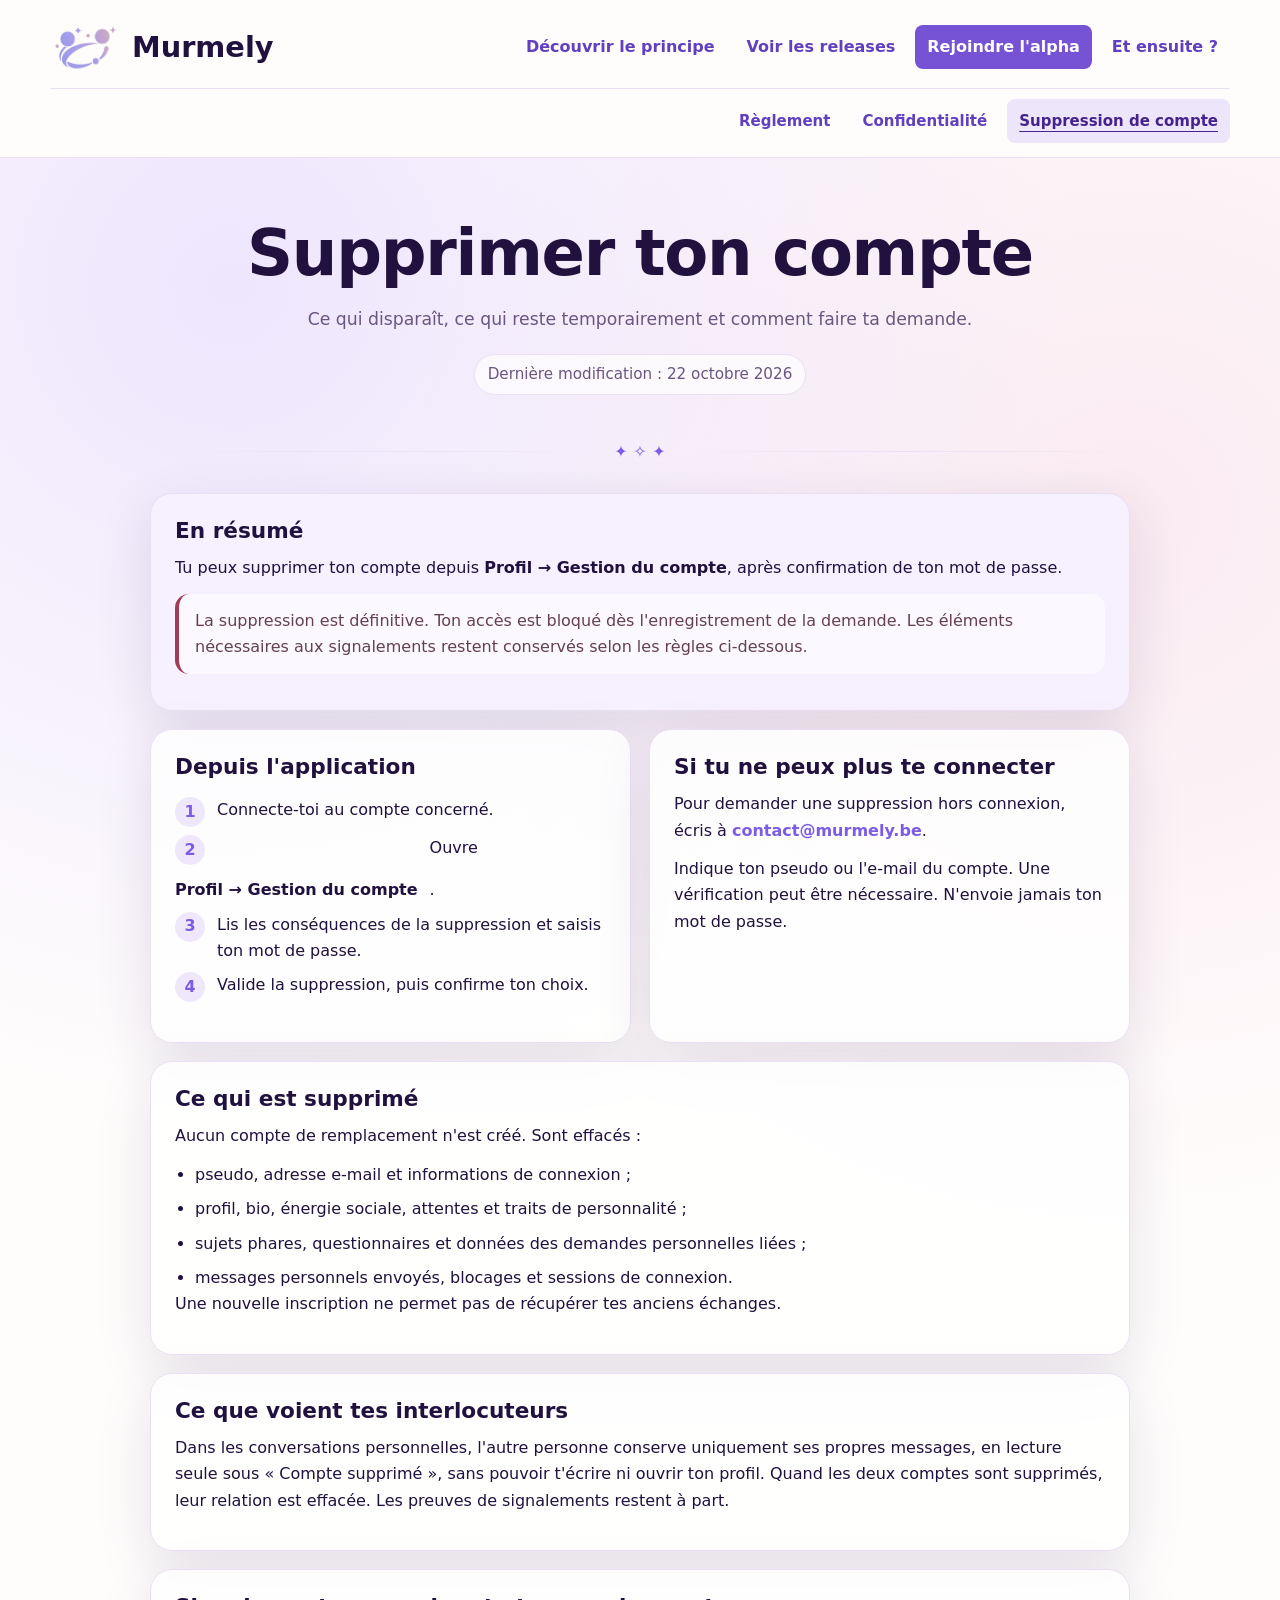
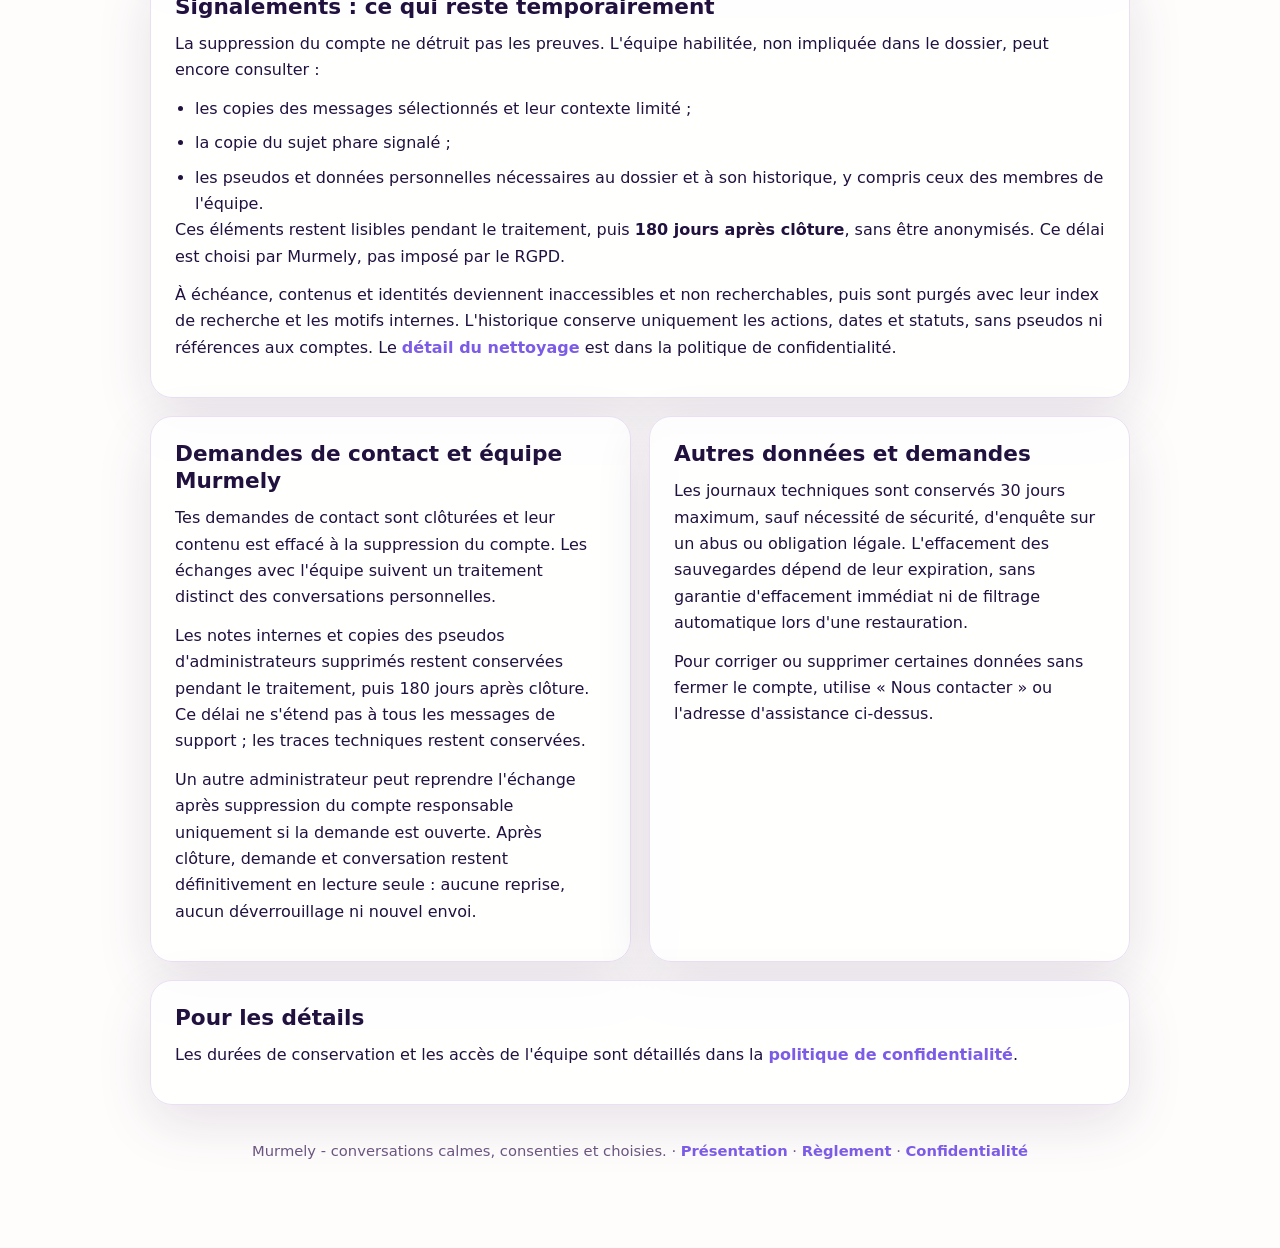
<file: account-deletion.html>
<!doctype html>
<html lang="fr">
<head>
  <meta charset="utf-8">
  <meta name="viewport" content="width=device-width, initial-scale=1">
  <title>Murmely</title>
  <link rel="canonical" href="https://murmely.be/account-deletion.html">
  <meta name="description" content="Supprimer ton compte Murmely : le parcours, les données effacées, les éléments conservés temporairement et l'assistance hors connexion.">
  <style>
    :root {
      color-scheme: light;
      --background: #fffdfc;
      --surface: #f6f0ff;
      --surface-strong: #efe7fb;
      --ink: #21113f;
      --muted: #6b5680;
      --accent: #7c5ce6;
      --line: #eadff4;
      --danger: #a23b54;
      --white: #ffffff;
      --shadow: 0 18px 55px rgba(52, 28, 86, 0.12);
    }

    * {
      box-sizing: border-box;
    }

    body {
      margin: 0;
      background:
        radial-gradient(circle at 18% 10%, rgba(217, 201, 255, 0.45), transparent 30%),
        radial-gradient(circle at 88% 18%, rgba(246, 221, 234, 0.58), transparent 28%),
        var(--background);
      color: var(--ink);
      font-family: Inter, ui-sans-serif, system-ui, -apple-system, BlinkMacSystemFont, "Segoe UI", sans-serif;
      line-height: 1.65;
    }

    .page {
      width: min(980px, calc(100% - 32px));
      margin: 0 auto;
      padding: 44px 0 72px;
    }

    .hero {
      text-align: center;
      padding: 34px 22px 24px;
    }

    h1 {
      margin: 0;
      font-size: clamp(2.1rem, 5vw, 4rem);
      line-height: 1.05;
      letter-spacing: -0.02em;
    }

    .subtitle {
      max-width: 720px;
      margin: 18px auto 0;
      color: var(--muted);
      font-size: 1.08rem;
    }

    .meta {
      display: flex;
      flex-wrap: wrap;
      justify-content: center;
      gap: 10px;
      margin-top: 20px;
      color: var(--muted);
      font-size: 0.95rem;
    }

    .pill {
      border: 1px solid var(--line);
      background: rgba(255, 255, 255, 0.72);
      border-radius: 999px;
      padding: 7px 13px;
    }

    .button {
      display: inline-flex;
      align-items: center;
      justify-content: center;
      min-height: 44px;
      padding: 10px 16px;
      border-radius: 999px;
      border: 1px solid var(--line);
      background: var(--white);
      color: var(--accent);
      font-weight: 800;
      text-decoration: none;
      box-shadow: 0 10px 24px rgba(52, 28, 86, 0.08);
    }

    .button:hover,
    .button:focus-visible {
      text-decoration: none;
      border-color: var(--accent);
      outline: 3px solid rgba(124, 92, 230, 0.18);
      outline-offset: 2px;
    }

    .stars {
      display: grid;
      grid-template-columns: 1fr auto 1fr;
      gap: 16px;
      align-items: center;
      margin: 20px 0 28px;
      color: var(--accent);
      font-weight: 800;
    }

    .stars::before,
    .stars::after {
      content: "";
      height: 1px;
      background: linear-gradient(90deg, transparent, var(--line), transparent);
    }

    .summary,
    section {
      background: rgba(255, 255, 255, 0.86);
      border: 1px solid var(--line);
      border-radius: 22px;
      padding: 24px;
      box-shadow: var(--shadow);
    }

    .summary {
      background: var(--surface);
      margin-bottom: 18px;
    }

    .grid {
      display: grid;
      grid-template-columns: repeat(2, minmax(0, 1fr));
      gap: 18px;
    }

    section.full {
      grid-column: 1 / -1;
    }

    h2 {
      margin: 0 0 10px;
      font-size: 1.35rem;
      line-height: 1.25;
    }

    p {
      margin: 0 0 12px;
    }

    ul {
      margin: 0;
      padding-left: 20px;
    }

    li + li {
      margin-top: 8px;
    }

    a {
      color: var(--accent);
      font-weight: 700;
      text-decoration: none;
    }

    a:hover {
      text-decoration: underline;
    }

    .notice {
      border-left: 4px solid var(--accent);
      padding: 14px 16px;
      border-radius: 14px;
      background: #fbf8ff;
      color: var(--muted);
    }

    .danger {
      border-left-color: var(--danger);
      color: #654052;
    }

    .step-list {
      counter-reset: steps;
      list-style: none;
      padding-left: 0;
    }

    .step-list li {
      counter-increment: steps;
      display: grid;
      grid-template-columns: auto 1fr;
      gap: 12px;
      align-items: start;
    }

    .step-list li::before {
      content: counter(steps);
      width: 30px;
      height: 30px;
      border-radius: 999px;
      display: grid;
      place-items: center;
      background: var(--surface-strong);
      color: var(--accent);
      font-weight: 800;
    }

    footer {
      text-align: center;
      color: var(--muted);
      margin-top: 34px;
      font-size: 0.92rem;
    }

    @media (max-width: 780px) {
      .page {
        width: min(100% - 22px, 980px);
        padding-top: 24px;
      }

      .hero {
        padding: 24px 8px 18px;
      }

      .grid {
        grid-template-columns: 1fr;
      }

      section.full {
        grid-column: auto;
      }
    }
  </style>
  <link rel="icon" type="image/png" href="assets/murmely-logo.png?v=1">
  <link rel="stylesheet" href="assets/site-header.css?v=3">
</head>
<body>
  <header class="site-header">
    <div class="site-header-inner">
      <a class="site-brand" href="presentation.html">
        <img src="assets/murmely-logo.png" width="640" height="480" alt="">
        <span>Murmely</span>
      </a>
      <nav class="site-primary-nav" aria-label="Navigation principale">
        <a href="presentation.html#fonctionnement">D&#233;couvrir le principe</a>
        <a href="presentation.html#releases">Voir les releases</a>
        <a class="site-alpha-link" href="presentation.html#alpha">Rejoindre l'alpha</a>
        <a href="roadmap.html">Et ensuite ?</a>
      </nav>
      <nav class="site-secondary-nav" aria-label="Informations et assistance">
        <a href="rules.html">R&#232;glement</a>
        <a href="privacy.html">Confidentialit&#233;</a>
        <a href="account-deletion.html" aria-current="page">Suppression de compte</a>
      </nav>
    </div>
  </header>
  <main class="page">
    <header class="hero">
      <h1>Supprimer ton compte</h1>
      <p class="subtitle">
        Ce qui disparaît, ce qui reste temporairement et comment faire ta demande.
      </p>
      <div class="meta" aria-label="Métadonnées de la page">
        <span class="pill">Dernière modification : 22 octobre 2026</span>
      </div>
    </header>

    <div class="stars" aria-hidden="true">&#10022; &#10023; &#10022;</div>

    <article class="summary">
      <h2>En résumé</h2>
      <p>
        Tu peux supprimer ton compte depuis <strong>Profil → Gestion du compte</strong>,
        après confirmation de ton mot de passe.
      </p>
      <p class="notice danger">
        La suppression est définitive. Ton accès est bloqué dès l'enregistrement de la demande.
        Les éléments nécessaires aux signalements restent conservés selon les règles ci-dessous.
      </p>
    </article>

    <div class="grid">
      <section>
        <h2>Depuis l'application</h2>
        <ol class="step-list">
          <li>Connecte-toi au compte concerné.</li>
          <li>Ouvre <strong>Profil → Gestion du compte</strong>.</li>
          <li>Lis les conséquences de la suppression et saisis ton mot de passe.</li>
          <li>Valide la suppression, puis confirme ton choix.</li>
        </ol>
      </section>

      <section>
        <h2>Si tu ne peux plus te connecter</h2>
        <p>
          Pour demander une suppression hors connexion, écris à
          <a href="mailto:contact@murmely.be">contact@murmely.be</a>.
        </p>
        <p>
          Indique ton pseudo ou l'e-mail du compte. Une vérification peut être nécessaire.
          N'envoie jamais ton mot de passe.
        </p>
      </section>

      <section class="full">
        <h2>Ce qui est supprimé</h2>
        <p>
          Aucun compte de remplacement n'est créé. Sont effacés :
        </p>
        <ul>
          <li>pseudo, adresse e-mail et informations de connexion ;</li>
          <li>profil, bio, énergie sociale, attentes et traits de personnalité ;</li>
          <li>sujets phares, questionnaires et données des demandes personnelles liées ;</li>
          <li>messages personnels envoyés, blocages et sessions de connexion.</li>
        </ul>
        <p>Une nouvelle inscription ne permet pas de récupérer tes anciens échanges.</p>
      </section>

      <section class="full">
        <h2>Ce que voient tes interlocuteurs</h2>
        <p>
          Dans les conversations personnelles, l'autre personne conserve uniquement ses propres messages,
          en lecture seule sous « Compte supprimé », sans pouvoir t'écrire ni ouvrir ton profil.
          Quand les deux comptes sont supprimés, leur relation est effacée. Les preuves de signalements restent à part.
        </p>
      </section>

      <section class="full">
        <h2>Signalements : ce qui reste temporairement</h2>
        <p>
          La suppression du compte ne détruit pas les preuves. L'équipe habilitée, non impliquée dans le dossier,
          peut encore consulter :
        </p>
        <ul>
          <li>
            les copies des messages sélectionnés et leur contexte limité ;
          </li>
          <li>
            la copie du sujet phare signalé ;
          </li>
          <li>
            les pseudos et données personnelles nécessaires au dossier et à son historique, y compris ceux des membres de l'équipe.
          </li>
        </ul>
        <p>
          Ces éléments restent lisibles pendant le traitement, puis <strong>180 jours après clôture</strong>, sans être anonymisés.
          Ce délai est choisi par Murmely, pas imposé par le RGPD.
        </p>
        <p>
          À échéance, contenus et identités deviennent inaccessibles et non recherchables, puis sont purgés
          avec leur index de recherche et les motifs internes. L'historique conserve uniquement les actions, dates et statuts,
          sans pseudos ni références aux comptes. Le <a href="privacy.html#moderation">détail du nettoyage</a>
          est dans la politique de confidentialité.
        </p>
      </section>

      <section>
        <h2>Demandes de contact et équipe Murmely</h2>
        <p>
          Tes demandes de contact sont clôturées et leur contenu est effacé à la suppression du compte.
          Les échanges avec l'équipe suivent un traitement distinct des conversations personnelles.
        </p>
        <p>
          Les notes internes et copies des pseudos d'administrateurs supprimés restent conservées pendant le traitement,
          puis 180 jours après clôture. Ce délai ne s'étend pas à tous les messages de support ; les traces techniques restent conservées.
        </p>
        <p>
          Un autre administrateur peut reprendre l'échange après suppression du compte responsable uniquement si la demande est ouverte.
          Après clôture, demande et conversation restent définitivement en lecture seule : aucune reprise, aucun déverrouillage ni nouvel envoi.
        </p>
      </section>

      <section>
        <h2>Autres données et demandes</h2>
        <p>
          Les journaux techniques sont conservés 30 jours maximum, sauf nécessité de sécurité, d'enquête sur un abus ou obligation légale.
          L'effacement des sauvegardes dépend de leur expiration, sans garantie d'effacement immédiat ni de filtrage automatique lors d'une restauration.
        </p>
        <p>
          Pour corriger ou supprimer certaines données sans fermer le compte, utilise « Nous contacter » ou l'adresse d'assistance ci-dessus.
        </p>
      </section>

      <section class="full">
        <h2>Pour les détails</h2>
        <p>
          Les durées de conservation et les accès de l'équipe sont détaillés dans la
          <a href="privacy.html">politique de confidentialité</a>.
        </p>
      </section>
    </div>

    <footer>
      <p>
        Murmely - conversations calmes, consenties et choisies.
        · <a href="presentation.html">Présentation</a>
        · <a href="rules.html">Règlement</a>
        · <a href="privacy.html">Confidentialité</a>
      </p>
    </footer>
  </main>
</body>
</html>
</file>
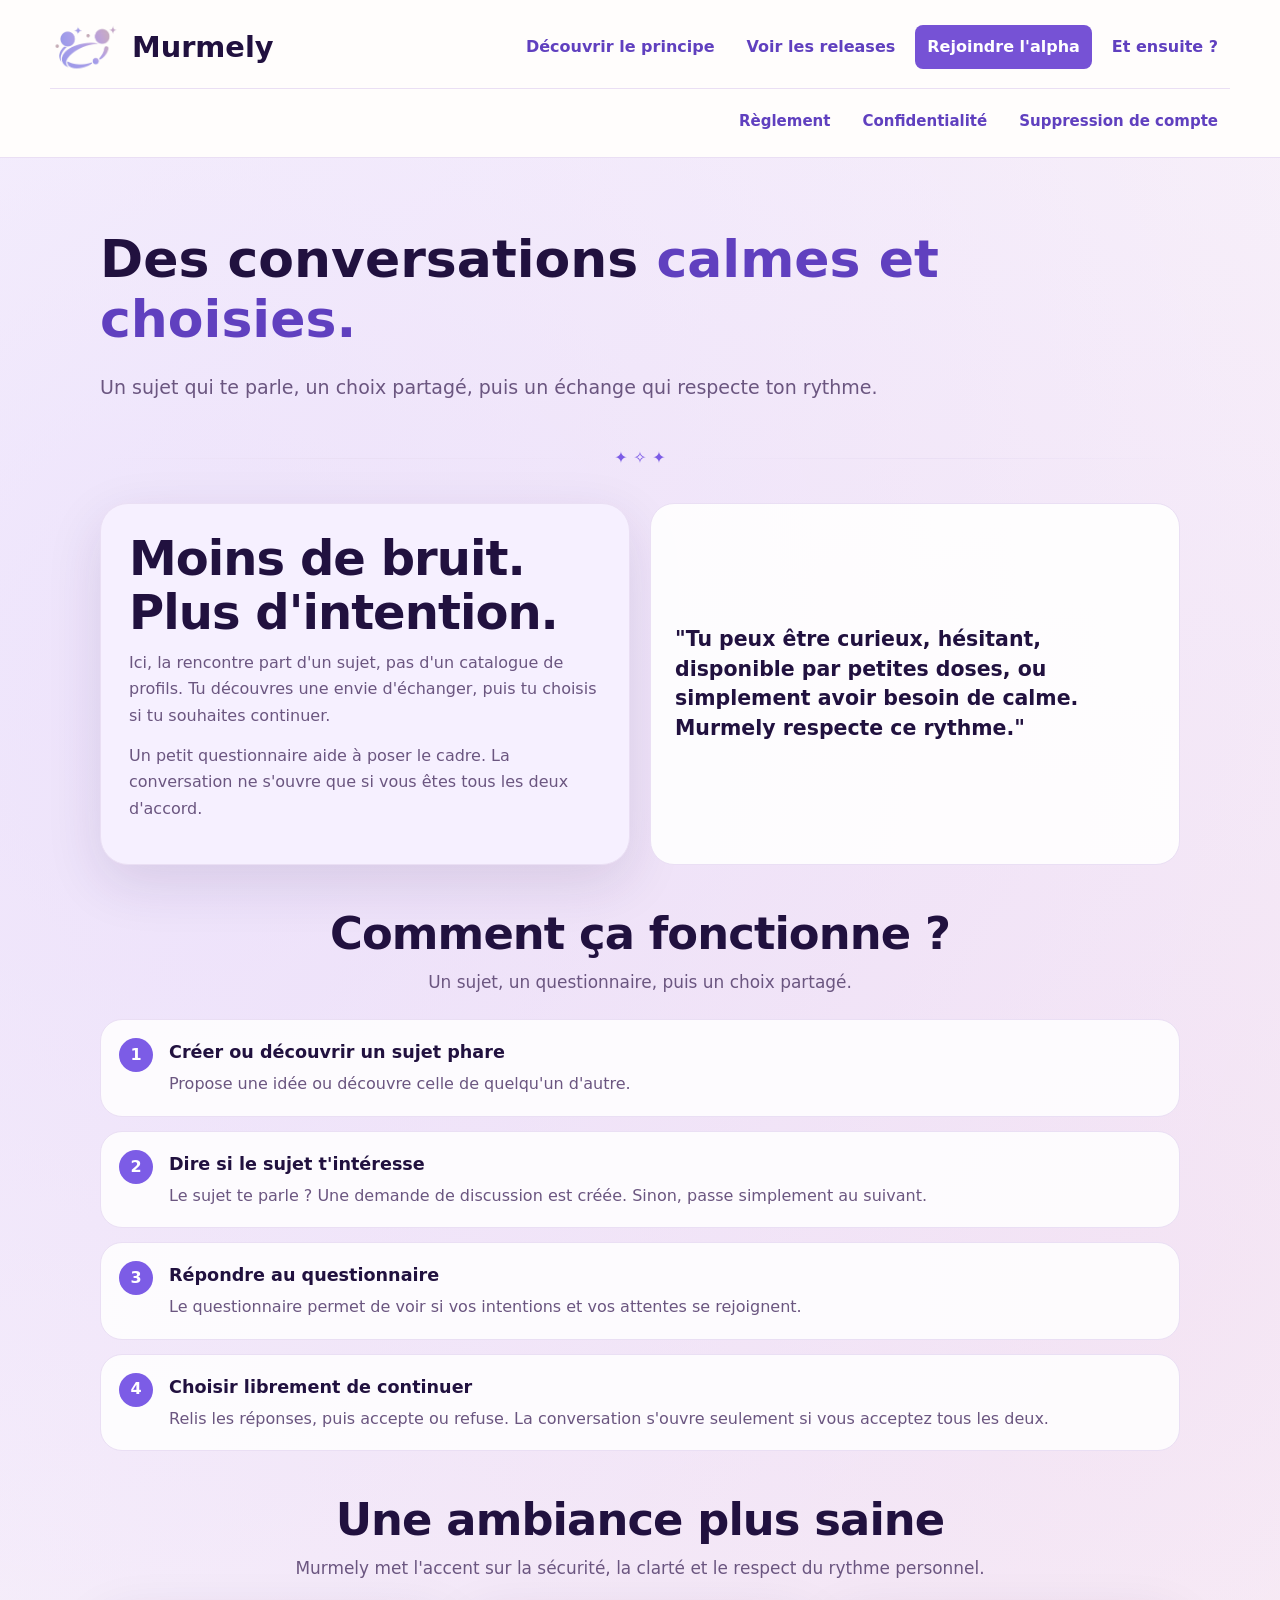
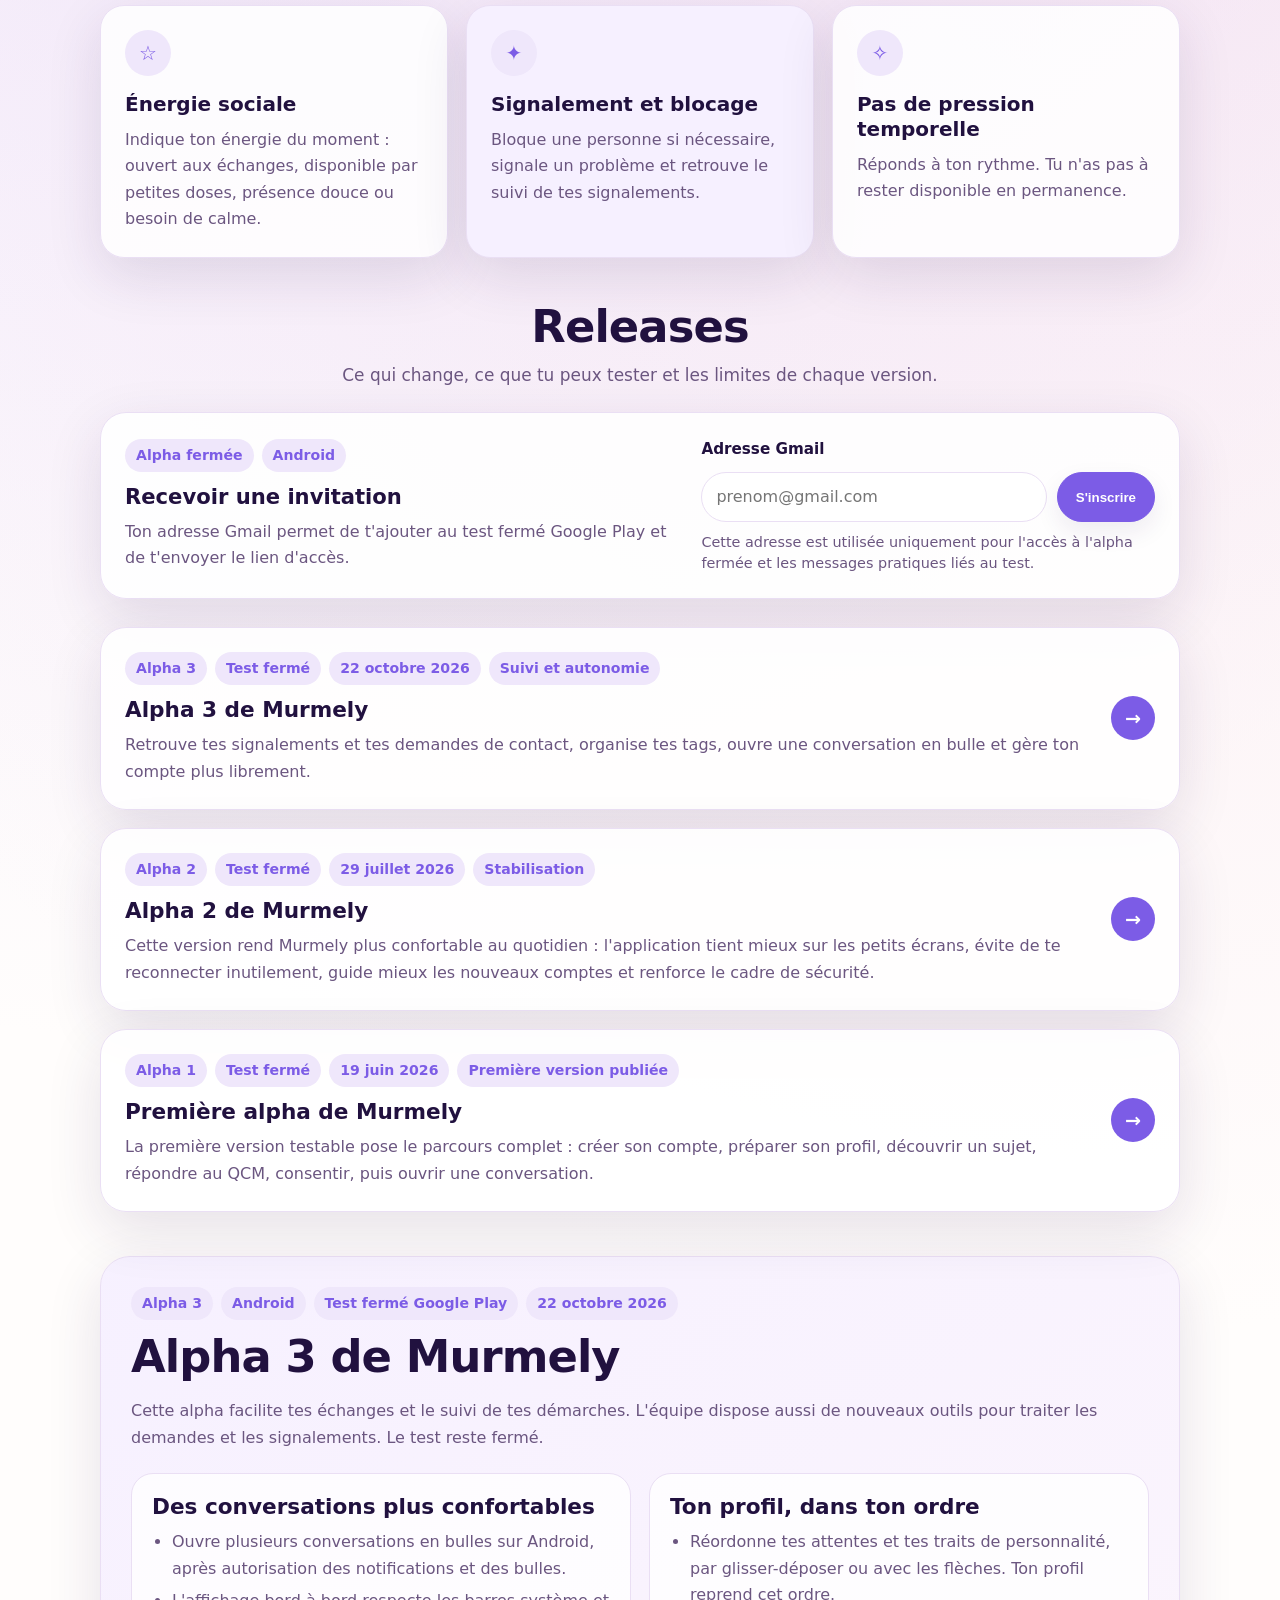
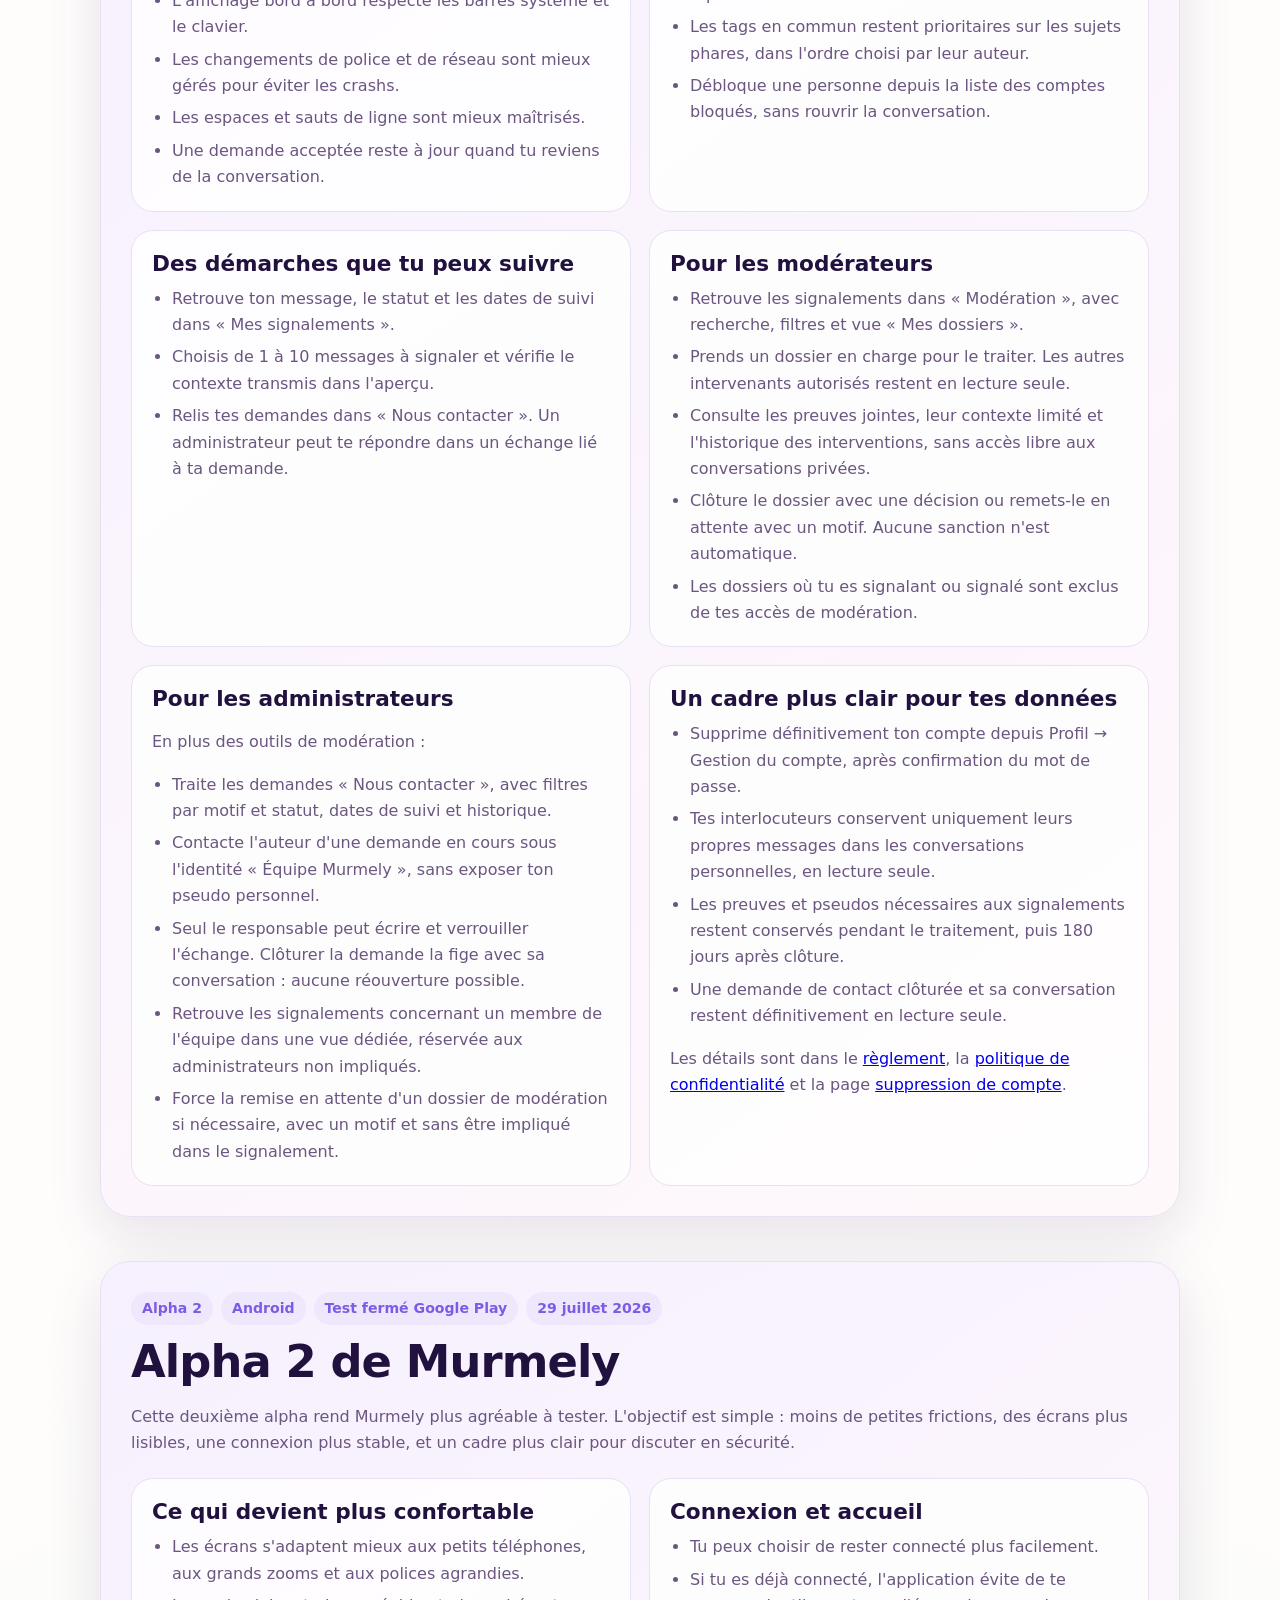
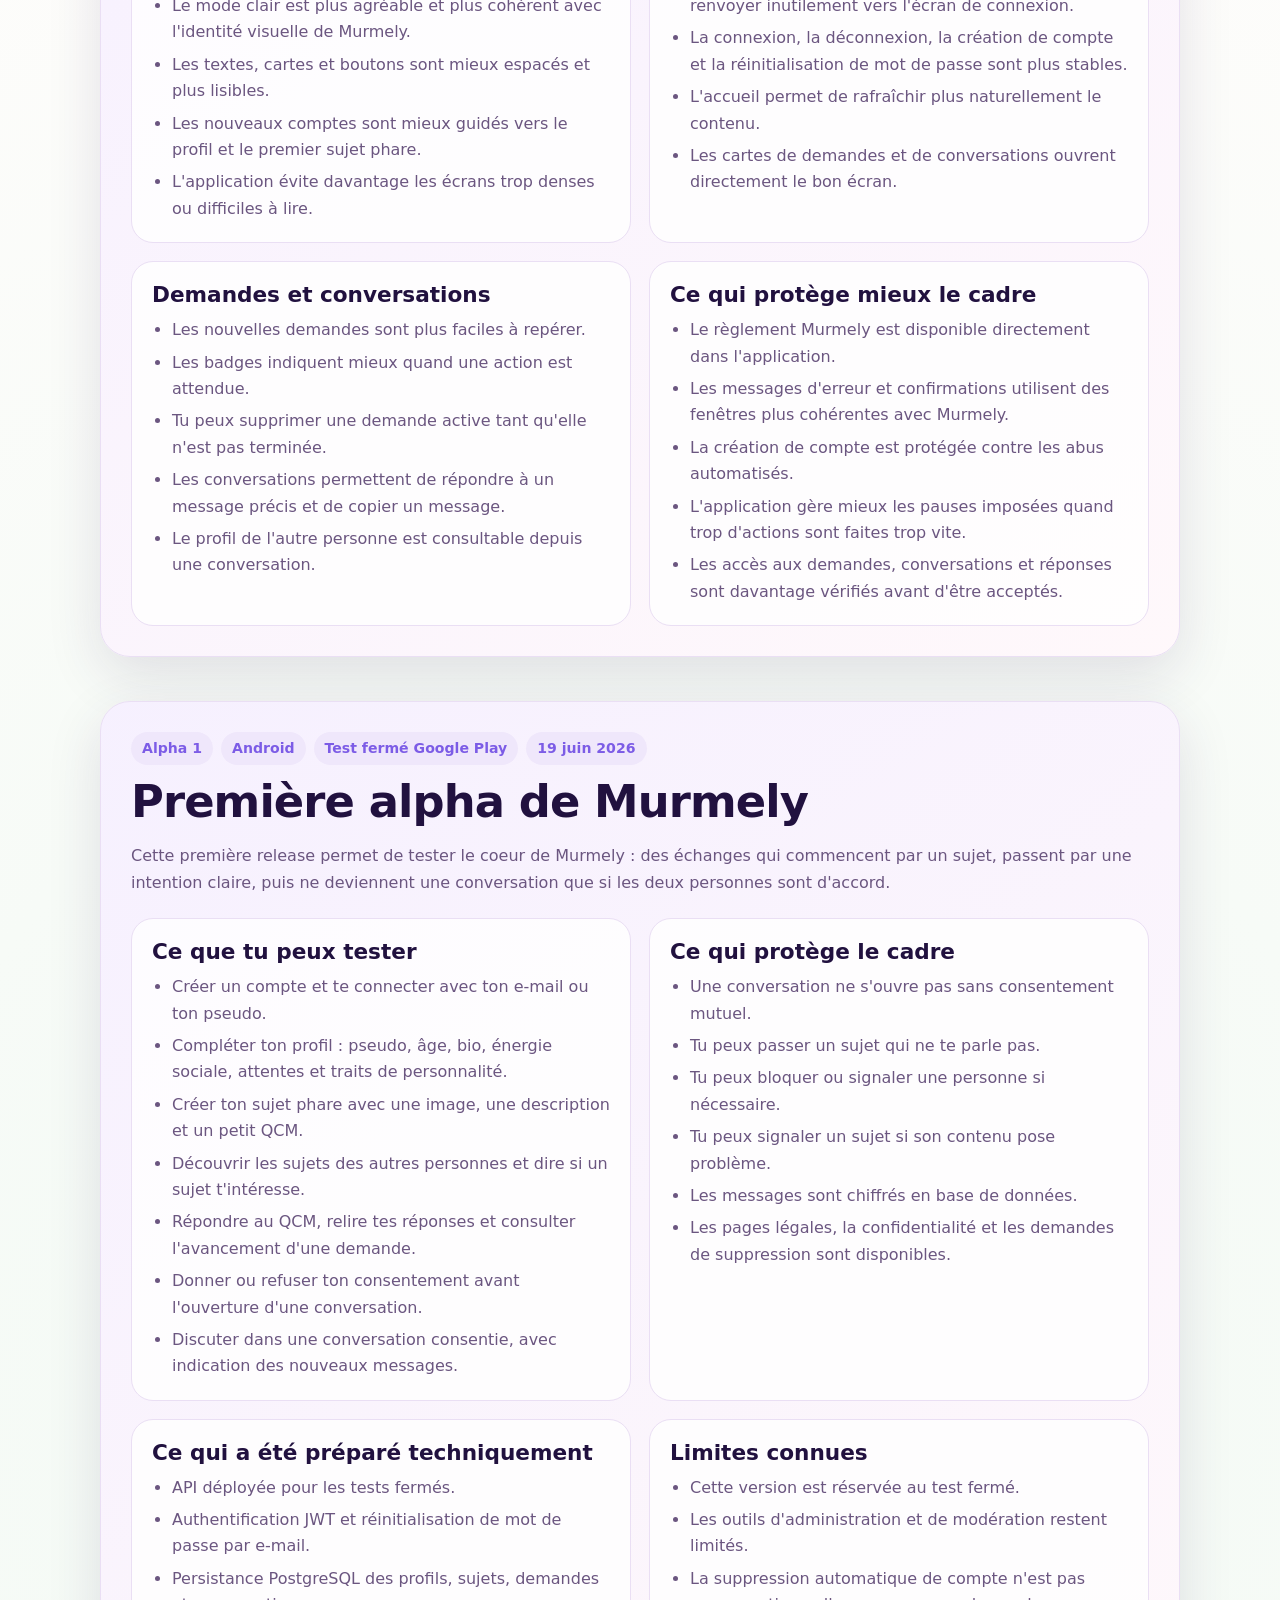
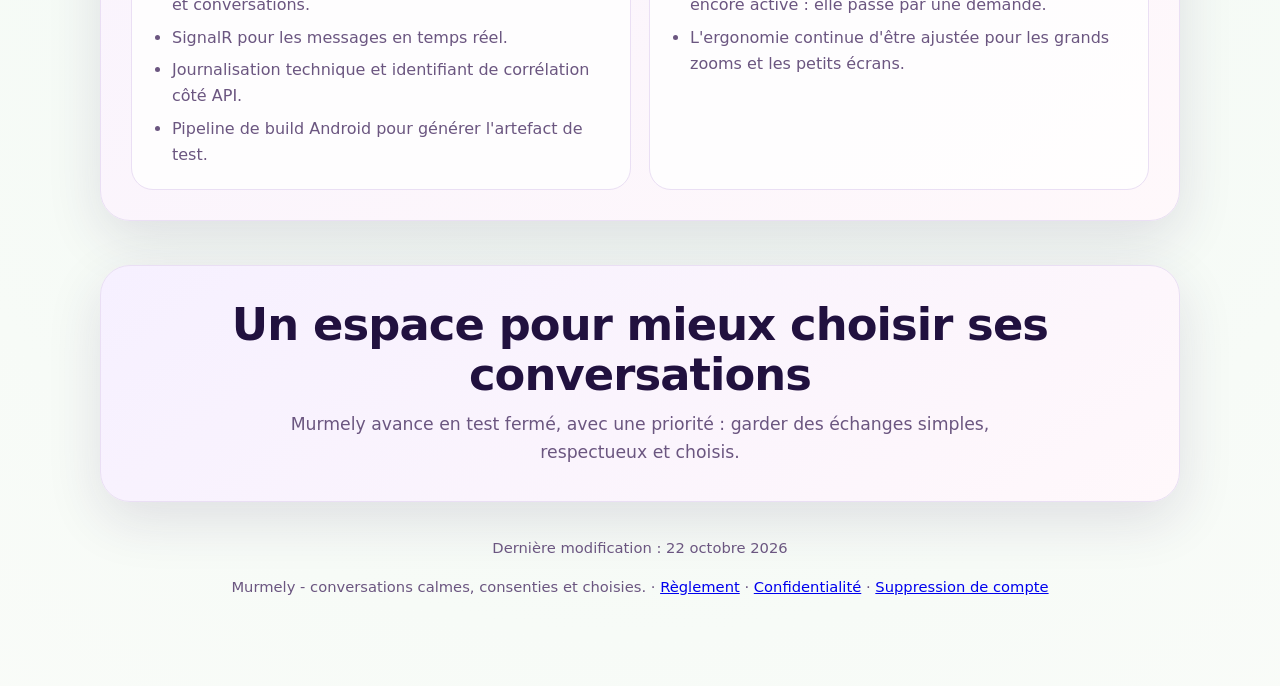
<file: presentation.html>
<!doctype html>
<html lang="fr">
<head>
  <meta charset="utf-8">
  <meta name="viewport" content="width=device-width, initial-scale=1">
  <title>Murmely</title>
  <meta name="description" content="Site officiel de Murmely, une application mobile pour créer des conversations plus calmes, plus choisies et plus respectueuses.">
  <link rel="canonical" href="https://murmely.be/presentation.html">
  <meta property="og:site_name" content="Murmely">
  <meta property="og:type" content="website">
  <meta property="og:locale" content="fr_BE">
  <meta property="og:title" content="Murmely - Des conversations calmes et choisies">
  <meta property="og:description" content="Site officiel de Murmely, une application mobile pour créer des conversations plus calmes, plus choisies et plus respectueuses.">
  <meta property="og:url" content="https://murmely.be/presentation.html">
  <script type="application/ld+json">
    {
      "@context": "https://schema.org",
      "@type": "WebSite",
      "@id": "https://murmely.be/#website",
      "name": "Murmely",
      "alternateName": "murmely.be",
      "url": "https://murmely.be/",
      "inLanguage": "fr"
    }
  </script>
  <style>
    :root {
      color-scheme: light;
      --background: #fffdfc;
      --surface: #f6f0ff;
      --surface-strong: #efe7fb;
      --ink: #21113f;
      --muted: #6b5680;
      --accent: #7c5ce6;
      --accent-soft: #d9c9ff;
      --green: #277a55;
      --line: #eadff4;
      --white: #ffffff;
      --shadow: 0 18px 55px rgba(52, 28, 86, 0.12);
    }

    * {
      box-sizing: border-box;
    }

    body {
      margin: 0;
      background:
        radial-gradient(circle at 18% 10%, rgba(217, 201, 255, 0.46), transparent 30%),
        radial-gradient(circle at 88% 18%, rgba(246, 221, 234, 0.58), transparent 28%),
        radial-gradient(circle at 50% 88%, rgba(231, 247, 237, 0.58), transparent 30%),
        var(--background);
      color: var(--ink);
      font-family: Inter, ui-sans-serif, system-ui, -apple-system, BlinkMacSystemFont, "Segoe UI", sans-serif;
      line-height: 1.65;
    }

    .page {
      width: min(1080px, calc(100% - 32px));
      margin: 0 auto;
      padding: 44px 0 72px;
    }

    .button {
      display: inline-flex;
      align-items: center;
      justify-content: center;
      min-height: 46px;
      padding: 11px 18px;
      border-radius: 999px;
      border: 1px solid var(--line);
      background: var(--white);
      color: var(--accent);
      font-weight: 800;
      text-decoration: none;
      box-shadow: 0 10px 24px rgba(52, 28, 86, 0.08);
    }

    .alpha-signup {
      display: grid;
      grid-template-columns: minmax(0, 1.1fr) minmax(280px, 0.9fr);
      gap: 22px;
      align-items: center;
      margin: 18px 0 28px;
      padding: 24px;
      background: rgba(255, 255, 255, 0.9);
      border: 1px solid var(--line);
      border-radius: 26px;
      box-shadow: var(--shadow);
    }

    .alpha-signup h3 {
      margin: 0 0 8px;
      font-size: 1.32rem;
      line-height: 1.25;
    }

    .alpha-signup p {
      margin: 0;
      color: var(--muted);
    }

    .alpha-signup-form {
      display: grid;
      gap: 10px;
    }

    .alpha-signup-form label {
      font-weight: 800;
      font-size: 0.95rem;
    }

    .alpha-signup-row {
      display: grid;
      grid-template-columns: minmax(0, 1fr) auto;
      gap: 10px;
    }

    .alpha-signup input {
      min-width: 0;
      min-height: 46px;
      padding: 11px 14px;
      border: 1px solid var(--line);
      border-radius: 999px;
      background: var(--white);
      color: var(--ink);
      font: inherit;
    }

    .alpha-signup input:focus {
      border-color: var(--accent-soft);
      outline: 3px solid rgba(124, 92, 230, 0.18);
    }

    .alpha-signup-note {
      font-size: 0.9rem;
      line-height: 1.45;
    }

    .alpha-signup-status {
      display: none;
      margin-top: 2px;
      color: var(--green);
      font-size: 0.92rem;
      font-weight: 800;
    }

    .alpha-signup-status.is-visible {
      display: block;
    }

    .release-list {
      display: grid;
      gap: 18px;
      margin: 18px 0 44px;
    }

    .release-card {
      display: grid;
      grid-template-columns: 1fr auto;
      gap: 18px;
      align-items: center;
      background: rgba(255, 255, 255, 0.9);
      border: 1px solid var(--line);
      border-radius: 26px;
      padding: 24px;
      box-shadow: var(--shadow);
      color: inherit;
      text-decoration: none;
    }

    .release-card:hover,
    .release-card:focus-visible {
      border-color: var(--accent-soft);
      outline: 3px solid rgba(124, 92, 230, 0.18);
      outline-offset: 3px;
    }

    .release-card h3,
    .release-detail h3 {
      margin: 0 0 8px;
      font-size: 1.35rem;
      line-height: 1.25;
    }

    .release-card p {
      margin: 0;
      color: var(--muted);
    }

    .release-meta {
      display: flex;
      flex-wrap: wrap;
      gap: 8px;
      margin-bottom: 12px;
    }

    .pill {
      display: inline-flex;
      align-items: center;
      min-height: 30px;
      padding: 5px 11px;
      border-radius: 999px;
      background: var(--surface-strong);
      color: var(--accent);
      font-size: 0.88rem;
      font-weight: 800;
    }

    .release-arrow {
      width: 44px;
      height: 44px;
      border-radius: 999px;
      display: grid;
      place-items: center;
      background: var(--accent);
      color: var(--white);
      font-weight: 900;
      font-size: 1.2rem;
    }

    .release-detail {
      background: linear-gradient(145deg, rgba(246, 240, 255, 0.96), rgba(255, 248, 251, 0.96));
      border: 1px solid var(--line);
      border-radius: 30px;
      padding: 30px;
      box-shadow: var(--shadow);
      margin-bottom: 44px;
    }

    .release-detail p {
      color: var(--muted);
    }

    .release-columns {
      display: grid;
      grid-template-columns: repeat(2, minmax(0, 1fr));
      gap: 18px;
      margin-top: 22px;
    }

    .release-block {
      background: rgba(255, 255, 255, 0.82);
      border: 1px solid var(--line);
      border-radius: 22px;
      padding: 20px;
    }

    .release-block h4 {
      margin: 0 0 10px;
      font-size: 1.08rem;
    }

    .release-block ul {
      margin: 0;
      padding-left: 20px;
      color: var(--muted);
    }

    .release-block li + li {
      margin-top: 6px;
    }

    .button.primary {
      background: var(--accent);
      color: var(--white);
      border-color: var(--accent);
    }

    .stars {
      display: grid;
      grid-template-columns: 1fr auto 1fr;
      gap: 16px;
      align-items: center;
      margin: 18px 0 32px;
      color: var(--accent);
      font-weight: 800;
    }

    .stars::before,
    .stars::after {
      content: "";
      height: 1px;
      background: linear-gradient(90deg, transparent, var(--line), transparent);
    }

    .section-title {
      max-width: 760px;
      margin: 0 auto 22px;
      text-align: center;
    }

    h2 {
      margin: 0 0 10px;
      font-size: clamp(1.8rem, 4vw, 2.8rem);
      line-height: 1.12;
      letter-spacing: -0.02em;
    }

    .section-title p {
      margin: 0;
      color: var(--muted);
      font-size: 1.06rem;
    }

    .grid {
      display: grid;
      grid-template-columns: repeat(3, minmax(0, 1fr));
      gap: 18px;
      margin: 18px 0 44px;
    }

    .card {
      background: rgba(255, 255, 255, 0.86);
      border: 1px solid var(--line);
      border-radius: 24px;
      padding: 24px;
      box-shadow: var(--shadow);
    }

    .card.soft {
      background: var(--surface);
    }

    .card h3 {
      margin: 0 0 10px;
      font-size: 1.25rem;
      line-height: 1.25;
    }

    .card p {
      margin: 0;
      color: var(--muted);
    }

    .icon {
      width: 46px;
      height: 46px;
      border-radius: 999px;
      display: grid;
      place-items: center;
      margin-bottom: 16px;
      background: var(--surface-strong);
      color: var(--accent);
      font-weight: 900;
      font-size: 1.25rem;
    }

    .story {
      display: grid;
      grid-template-columns: 1fr 1fr;
      gap: 20px;
      align-items: stretch;
      margin-bottom: 44px;
    }

    .panel {
      background: var(--surface);
      border: 1px solid var(--line);
      border-radius: 28px;
      padding: 28px;
      box-shadow: var(--shadow);
    }

    .panel h2 {
      font-size: clamp(1.8rem, 3.8vw, 3rem);
    }

    .panel p {
      color: var(--muted);
      margin: 0 0 14px;
    }

    .quote {
      background: rgba(255, 255, 255, 0.9);
      border: 1px solid var(--line);
      border-radius: 24px;
      padding: 24px;
      display: grid;
      align-content: center;
    }

    .quote p {
      margin: 0;
      color: var(--ink);
      font-size: 1.28rem;
      line-height: 1.45;
      font-weight: 800;
    }

    .steps {
      counter-reset: steps;
      display: grid;
      gap: 14px;
      margin: 18px 0 44px;
    }

    .step {
      counter-increment: steps;
      display: grid;
      grid-template-columns: auto 1fr;
      gap: 16px;
      align-items: start;
      background: rgba(255, 255, 255, 0.86);
      border: 1px solid var(--line);
      border-radius: 22px;
      padding: 18px;
    }

    .step::before {
      content: counter(steps);
      width: 34px;
      height: 34px;
      border-radius: 999px;
      display: grid;
      place-items: center;
      background: var(--accent);
      color: var(--white);
      font-weight: 900;
    }

    .step h3 {
      margin: 0 0 4px;
      font-size: 1.1rem;
    }

    .step p {
      margin: 0;
      color: var(--muted);
    }

    .closing {
      text-align: center;
      background: linear-gradient(145deg, #f6f0ff, #fff8fb);
      border: 1px solid var(--line);
      border-radius: 30px;
      padding: 34px 24px;
      box-shadow: var(--shadow);
    }

    .closing p {
      max-width: 720px;
      margin: 0 auto;
      color: var(--muted);
      font-size: 1.08rem;
    }

    footer {
      text-align: center;
      color: var(--muted);
      margin-top: 34px;
      font-size: 0.92rem;
    }

    @media (max-width: 860px) {
      .grid,
      .story,
      .alpha-signup,
      .release-columns {
        grid-template-columns: 1fr;
      }

      .alpha-signup-row {
        grid-template-columns: 1fr;
      }

      .release-card {
        grid-template-columns: 1fr;
      }

      .release-arrow {
        justify-self: start;
      }

      .page {
        width: min(100% - 22px, 1080px);
      }
    }
  </style>
  <link rel="icon" type="image/png" href="assets/murmely-logo.png?v=1">
  <link rel="stylesheet" href="assets/site-header.css?v=3">
</head>
<body class="presentation">
  <header class="site-header">
    <div class="site-header-inner">
      <a class="site-brand" href="presentation.html" aria-current="page">
        <img src="assets/murmely-logo.png" width="640" height="480" alt="">
        <span>Murmely</span>
      </a>
      <nav class="site-primary-nav" aria-label="Navigation principale">
        <a href="presentation.html#fonctionnement">D&#233;couvrir le principe</a>
        <a href="presentation.html#releases">Voir les releases</a>
        <a class="site-alpha-link" href="presentation.html#alpha">Rejoindre l'alpha</a>
        <a href="roadmap.html">Et ensuite ?</a>
      </nav>
      <nav class="site-secondary-nav" aria-label="Informations et assistance">
        <a href="rules.html">R&#232;glement</a>
        <a href="privacy.html">Confidentialit&#233;</a>
        <a href="account-deletion.html">Suppression de compte</a>
      </nav>
    </div>
  </header>
  <main class="page">
    <header class="hero">
      <div class="hero-inner">
        <h1>Des conversations <span>calmes et choisies.</span></h1>
        <p class="tagline">
          Un sujet qui te parle, un choix partag&#233;, puis un &#233;change qui respecte ton rythme.
        </p>
      </div>
    </header>

    <div class="stars" aria-hidden="true">&#10022; &#10023; &#10022;</div>

    <section class="story">
      <div class="panel">
        <h2>Moins de bruit. Plus d'intention.</h2>
        <p>
          Ici, la rencontre part d'un sujet, pas d'un catalogue de profils.
          Tu découvres une envie d'échanger, puis tu choisis si tu souhaites continuer.
        </p>
        <p>
          Un petit questionnaire aide à poser le cadre. La conversation ne s'ouvre
          que si vous êtes tous les deux d'accord.
        </p>
      </div>
      <div class="quote">
        <p>
          "Tu peux être curieux, hésitant, disponible par petites doses, ou simplement avoir besoin de calme.
          Murmely respecte ce rythme."
        </p>
      </div>
    </section>

    <section id="fonctionnement">
      <div class="section-title">
        <h2>Comment ça fonctionne ?</h2>
        <p>
          Un sujet, un questionnaire, puis un choix partagé.
        </p>
      </div>

      <div class="steps">
        <article class="step">
          <div>
            <h3>Créer ou découvrir un sujet phare</h3>
            <p>
              Propose une idée ou découvre celle de quelqu'un d'autre.
            </p>
          </div>
        </article>

        <article class="step">
          <div>
            <h3>Dire si le sujet t'intéresse</h3>
            <p>
              Le sujet te parle ? Une demande de discussion est créée. Sinon, passe simplement au suivant.
            </p>
          </div>
        </article>

        <article class="step">
          <div>
            <h3>Répondre au questionnaire</h3>
            <p>
              Le questionnaire permet de voir si vos intentions et vos attentes se rejoignent.
            </p>
          </div>
        </article>

        <article class="step">
          <div>
            <h3>Choisir librement de continuer</h3>
            <p>
              Relis les réponses, puis accepte ou refuse. La conversation s'ouvre seulement si vous acceptez tous les deux.
            </p>
          </div>
        </article>
      </div>
    </section>

    <section>
      <div class="section-title">
        <h2>Une ambiance plus saine</h2>
        <p>
          Murmely met l'accent sur la sécurité, la clarté et le respect du rythme personnel.
        </p>
      </div>

      <div class="grid">
        <article class="card">
          <div class="icon" aria-hidden="true">&#9734;</div>
          <h3>Énergie sociale</h3>
          <p>
            Indique ton énergie du moment : ouvert aux échanges, disponible par petites doses,
            présence douce ou besoin de calme.
          </p>
        </article>

        <article class="card soft">
          <div class="icon" aria-hidden="true">&#10022;</div>
          <h3>Signalement et blocage</h3>
          <p>
            Bloque une personne si nécessaire, signale un problème et retrouve le suivi de tes signalements.
          </p>
        </article>

        <article class="card">
          <div class="icon" aria-hidden="true">&#10023;</div>
          <h3>Pas de pression temporelle</h3>
          <p>
            Réponds à ton rythme. Tu n'as pas à rester disponible en permanence.
          </p>
        </article>
      </div>
    </section>

    <section id="releases">
      <div class="section-title">
        <h2>Releases</h2>
        <p>
          Ce qui change, ce que tu peux tester et les limites de chaque version.
        </p>
      </div>

      <div id="alpha" class="alpha-signup">
        <div>
          <div class="release-meta">
            <span class="pill">Alpha fermée</span>
            <span class="pill">Android</span>
          </div>
          <h3>Recevoir une invitation</h3>
          <p>
            Ton adresse Gmail permet de t'ajouter au test fermé Google Play et de t'envoyer le lien d'accès.
          </p>
        </div>

        <form
          class="alpha-signup-form"
          action="https://docs.google.com/forms/d/e/1FAIpQLSfnB06PtPXhqPEO4mbeeTlxAt8kpgwfvKj5by_yL8qttLG8zQ/formResponse"
          method="post"
          target="alpha-signup-target"
          data-alpha-signup-form
        >
          <input type="hidden" name="fvv" value="1">
          <input type="hidden" name="pageHistory" value="0">
          <input type="hidden" name="fbzx" value="-7244478181383432981">
          <label for="alpha-gmail">Adresse Gmail</label>
          <div class="alpha-signup-row">
            <input
              id="alpha-gmail"
              name="entry.1075915098"
              type="email"
              inputmode="email"
              autocomplete="email"
              placeholder="prenom@gmail.com"
              pattern=".+@gmail\.com"
              title="Utilise une adresse qui se termine par @gmail.com."
              required
            >
            <button class="button primary" type="submit">S'inscrire</button>
          </div>
          <p class="alpha-signup-note">
            Cette adresse est utilisée uniquement pour l'accès à l'alpha fermée
            et les messages pratiques liés au test.
          </p>
          <p class="alpha-signup-status" data-alpha-signup-status>
            Merci, ton adresse a été envoyée.
          </p>
        </form>
        <iframe name="alpha-signup-target" title="Confirmation d'inscription à l'alpha" hidden></iframe>
      </div>

      <div class="release-list">
        <a class="release-card" href="#release-alpha-3">
          <div>
            <div class="release-meta">
              <span class="pill">Alpha 3</span>
              <span class="pill">Test fermé</span>
              <span class="pill">22 octobre 2026</span>
              <span class="pill">Suivi et autonomie</span>
            </div>
            <h3>Alpha 3 de Murmely</h3>
            <p>
              Retrouve tes signalements et tes demandes de contact, organise tes tags,
              ouvre une conversation en bulle et gère ton compte plus librement.
            </p>
          </div>
          <span class="release-arrow" aria-hidden="true">→</span>
        </a>

        <a class="release-card" href="#release-alpha-2">
          <div>
            <div class="release-meta">
              <span class="pill">Alpha 2</span>
              <span class="pill">Test fermé</span>
              <span class="pill">29 juillet 2026</span>
              <span class="pill">Stabilisation</span>
            </div>
            <h3>Alpha 2 de Murmely</h3>
            <p>
              Cette version rend Murmely plus confortable au quotidien :
              l'application tient mieux sur les petits écrans, évite de te reconnecter inutilement,
              guide mieux les nouveaux comptes et renforce le cadre de sécurité.
            </p>
          </div>
          <span class="release-arrow" aria-hidden="true">→</span>
        </a>

        <a class="release-card" href="#release-alpha-1">
          <div>
            <div class="release-meta">
              <span class="pill">Alpha 1</span>
              <span class="pill">Test fermé</span>
              <span class="pill">19 juin 2026</span>
              <span class="pill">Première version publiée</span>
            </div>
            <h3>Première alpha de Murmely</h3>
            <p>
              La première version testable pose le parcours complet :
              créer son compte, préparer son profil, découvrir un sujet,
              répondre au QCM, consentir, puis ouvrir une conversation.
            </p>
          </div>
          <span class="release-arrow" aria-hidden="true">→</span>
        </a>
      </div>

      <article id="release-alpha-3" class="release-detail">
        <div class="release-meta">
          <span class="pill">Alpha 3</span>
          <span class="pill">Android</span>
          <span class="pill">Test fermé Google Play</span>
          <span class="pill">22 octobre 2026</span>
        </div>
        <h2>Alpha 3 de Murmely</h2>
        <p>
          Cette alpha facilite tes échanges et le suivi de tes démarches. L'équipe dispose aussi
          de nouveaux outils pour traiter les demandes et les signalements. Le test reste fermé.
        </p>

        <div class="release-columns">
          <section class="release-block">
            <h3>Des conversations plus confortables</h3>
            <ul>
              <li>Ouvre plusieurs conversations en bulles sur Android, après autorisation des notifications et des bulles.</li>
              <li>L'affichage bord à bord respecte les barres système et le clavier.</li>
              <li>Les changements de police et de réseau sont mieux gérés pour éviter les crashs.</li>
              <li>Les espaces et sauts de ligne sont mieux maîtrisés.</li>
              <li>Une demande acceptée reste à jour quand tu reviens de la conversation.</li>
            </ul>
          </section>

          <section class="release-block">
            <h3>Ton profil, dans ton ordre</h3>
            <ul>
              <li>Réordonne tes attentes et tes traits de personnalité, par glisser-déposer ou avec les flèches. Ton profil reprend cet ordre.</li>
              <li>Les tags en commun restent prioritaires sur les sujets phares, dans l'ordre choisi par leur auteur.</li>
              <li>Débloque une personne depuis la liste des comptes bloqués, sans rouvrir la conversation.</li>
            </ul>
          </section>

          <section class="release-block">
            <h3>Des démarches que tu peux suivre</h3>
            <ul>
              <li>Retrouve ton message, le statut et les dates de suivi dans « Mes signalements ».</li>
              <li>Choisis de 1 à 10 messages à signaler et vérifie le contexte transmis dans l'aperçu.</li>
              <li>Relis tes demandes dans « Nous contacter ». Un administrateur peut te répondre dans un échange lié à ta demande.</li>
            </ul>
          </section>

          <section class="release-block">
            <h3>Pour les modérateurs</h3>
            <ul>
              <li>Retrouve les signalements dans « Modération », avec recherche, filtres et vue « Mes dossiers ».</li>
              <li>Prends un dossier en charge pour le traiter. Les autres intervenants autorisés restent en lecture seule.</li>
              <li>Consulte les preuves jointes, leur contexte limité et l'historique des interventions, sans accès libre aux conversations privées.</li>
              <li>Clôture le dossier avec une décision ou remets-le en attente avec un motif. Aucune sanction n'est automatique.</li>
              <li>Les dossiers où tu es signalant ou signalé sont exclus de tes accès de modération.</li>
            </ul>
          </section>

          <section class="release-block">
            <h3>Pour les administrateurs</h3>
            <p>En plus des outils de modération :</p>
            <ul>
              <li>Traite les demandes « Nous contacter », avec filtres par motif et statut, dates de suivi et historique.</li>
              <li>Contacte l'auteur d'une demande en cours sous l'identité « Équipe Murmely », sans exposer ton pseudo personnel.</li>
              <li>Seul le responsable peut écrire et verrouiller l'échange. Clôturer la demande la fige avec sa conversation : aucune réouverture possible.</li>
              <li>Retrouve les signalements concernant un membre de l'équipe dans une vue dédiée, réservée aux administrateurs non impliqués.</li>
              <li>Force la remise en attente d'un dossier de modération si nécessaire, avec un motif et sans être impliqué dans le signalement.</li>
            </ul>
          </section>

          <section class="release-block">
            <h3>Un cadre plus clair pour tes données</h3>
            <ul>
              <li>Supprime définitivement ton compte depuis Profil → Gestion du compte, après confirmation du mot de passe.</li>
              <li>Tes interlocuteurs conservent uniquement leurs propres messages dans les conversations personnelles, en lecture seule.</li>
              <li>Les preuves et pseudos nécessaires aux signalements restent conservés pendant le traitement, puis 180 jours après clôture.</li>
              <li>Une demande de contact clôturée et sa conversation restent définitivement en lecture seule.</li>
            </ul>
            <p>
              Les détails sont dans le <a href="rules.html">règlement</a>, la
              <a href="privacy.html">politique de confidentialité</a> et la page
              <a href="account-deletion.html">suppression de compte</a>.
            </p>
          </section>
        </div>
      </article>

      <article id="release-alpha-2" class="release-detail">
        <div class="release-meta">
          <span class="pill">Alpha 2</span>
          <span class="pill">Android</span>
          <span class="pill">Test fermé Google Play</span>
          <span class="pill">29 juillet 2026</span>
        </div>
        <h2>Alpha 2 de Murmely</h2>
        <p>
          Cette deuxième alpha rend Murmely plus agréable à tester. L'objectif est simple :
          moins de petites frictions, des écrans plus lisibles, une connexion plus stable,
          et un cadre plus clair pour discuter en sécurité.
        </p>

        <div class="release-columns">
          <section class="release-block">
            <h3>Ce qui devient plus confortable</h3>
            <ul>
              <li>Les écrans s'adaptent mieux aux petits téléphones, aux grands zooms et aux polices agrandies.</li>
              <li>Le mode clair est plus agréable et plus cohérent avec l'identité visuelle de Murmely.</li>
              <li>Les textes, cartes et boutons sont mieux espacés et plus lisibles.</li>
              <li>Les nouveaux comptes sont mieux guidés vers le profil et le premier sujet phare.</li>
              <li>L'application évite davantage les écrans trop denses ou difficiles à lire.</li>
            </ul>
          </section>

          <section class="release-block">
            <h3>Connexion et accueil</h3>
            <ul>
              <li>Tu peux choisir de rester connecté plus facilement.</li>
              <li>Si tu es déjà connecté, l'application évite de te renvoyer inutilement vers l'écran de connexion.</li>
              <li>La connexion, la déconnexion, la création de compte et la réinitialisation de mot de passe sont plus stables.</li>
              <li>L'accueil permet de rafraîchir plus naturellement le contenu.</li>
              <li>Les cartes de demandes et de conversations ouvrent directement le bon écran.</li>
            </ul>
          </section>

          <section class="release-block">
            <h3>Demandes et conversations</h3>
            <ul>
              <li>Les nouvelles demandes sont plus faciles à repérer.</li>
              <li>Les badges indiquent mieux quand une action est attendue.</li>
              <li>Tu peux supprimer une demande active tant qu'elle n'est pas terminée.</li>
              <li>Les conversations permettent de répondre à un message précis et de copier un message.</li>
              <li>Le profil de l'autre personne est consultable depuis une conversation.</li>
            </ul>
          </section>

          <section class="release-block">
            <h3>Ce qui protège mieux le cadre</h3>
            <ul>
              <li>Le règlement Murmely est disponible directement dans l'application.</li>
              <li>Les messages d'erreur et confirmations utilisent des fenêtres plus cohérentes avec Murmely.</li>
              <li>La création de compte est protégée contre les abus automatisés.</li>
              <li>L'application gère mieux les pauses imposées quand trop d'actions sont faites trop vite.</li>
              <li>Les accès aux demandes, conversations et réponses sont davantage vérifiés avant d'être acceptés.</li>
            </ul>
          </section>
        </div>
      </article>

      <article id="release-alpha-1" class="release-detail">
        <div class="release-meta">
          <span class="pill">Alpha 1</span>
          <span class="pill">Android</span>
          <span class="pill">Test fermé Google Play</span>
          <span class="pill">19 juin 2026</span>
        </div>
        <h2>Première alpha de Murmely</h2>
        <p>
          Cette première release permet de tester le coeur de Murmely :
          des échanges qui commencent par un sujet, passent par une intention claire,
          puis ne deviennent une conversation que si les deux personnes sont d'accord.
        </p>

        <div class="release-columns">
          <section class="release-block">
            <h3>Ce que tu peux tester</h3>
            <ul>
              <li>Créer un compte et te connecter avec ton e-mail ou ton pseudo.</li>
              <li>Compléter ton profil : pseudo, âge, bio, énergie sociale, attentes et traits de personnalité.</li>
              <li>Créer ton sujet phare avec une image, une description et un petit QCM.</li>
              <li>Découvrir les sujets des autres personnes et dire si un sujet t'intéresse.</li>
              <li>Répondre au QCM, relire tes réponses et consulter l'avancement d'une demande.</li>
              <li>Donner ou refuser ton consentement avant l'ouverture d'une conversation.</li>
              <li>Discuter dans une conversation consentie, avec indication des nouveaux messages.</li>
            </ul>
          </section>

          <section class="release-block">
            <h3>Ce qui protège le cadre</h3>
            <ul>
              <li>Une conversation ne s'ouvre pas sans consentement mutuel.</li>
              <li>Tu peux passer un sujet qui ne te parle pas.</li>
              <li>Tu peux bloquer ou signaler une personne si nécessaire.</li>
              <li>Tu peux signaler un sujet si son contenu pose problème.</li>
              <li>Les messages sont chiffrés en base de données.</li>
              <li>Les pages légales, la confidentialité et les demandes de suppression sont disponibles.</li>
            </ul>
          </section>

          <section class="release-block">
            <h3>Ce qui a été préparé techniquement</h3>
            <ul>
              <li>API déployée pour les tests fermés.</li>
              <li>Authentification JWT et réinitialisation de mot de passe par e-mail.</li>
              <li>Persistance PostgreSQL des profils, sujets, demandes et conversations.</li>
              <li>SignalR pour les messages en temps réel.</li>
              <li>Journalisation technique et identifiant de corrélation côté API.</li>
              <li>Pipeline de build Android pour générer l'artefact de test.</li>
            </ul>
          </section>

          <section class="release-block">
            <h3>Limites connues</h3>
            <ul>
              <li>Cette version est réservée au test fermé.</li>
              <li>Les outils d'administration et de modération restent limités.</li>
              <li>La suppression automatique de compte n'est pas encore active : elle passe par une demande.</li>
              <li>L'ergonomie continue d'être ajustée pour les grands zooms et les petits écrans.</li>
            </ul>
          </section>
        </div>
      </article>
    </section>

    <section class="closing">
      <h2>Un espace pour mieux choisir ses conversations</h2>
      <p>
        Murmely avance en test fermé, avec une priorité : garder des échanges simples,
        respectueux et choisis.
      </p>
    </section>

    <footer>
      <p>Dernière modification : 22 octobre 2026</p>
      <p>
        Murmely - conversations calmes, consenties et choisies.
        · <a href="rules.html">Règlement</a>
        · <a href="privacy.html">Confidentialité</a>
        · <a href="account-deletion.html">Suppression de compte</a>
      </p>
    </footer>
  </main>
  <script>
    const alphaSignupForm = document.querySelector("[data-alpha-signup-form]");
    const alphaSignupStatus = document.querySelector("[data-alpha-signup-status]");

    alphaSignupForm?.addEventListener("submit", () => {
      alphaSignupStatus?.classList.add("is-visible");
    });
  </script>
</body>
</html>
</file>
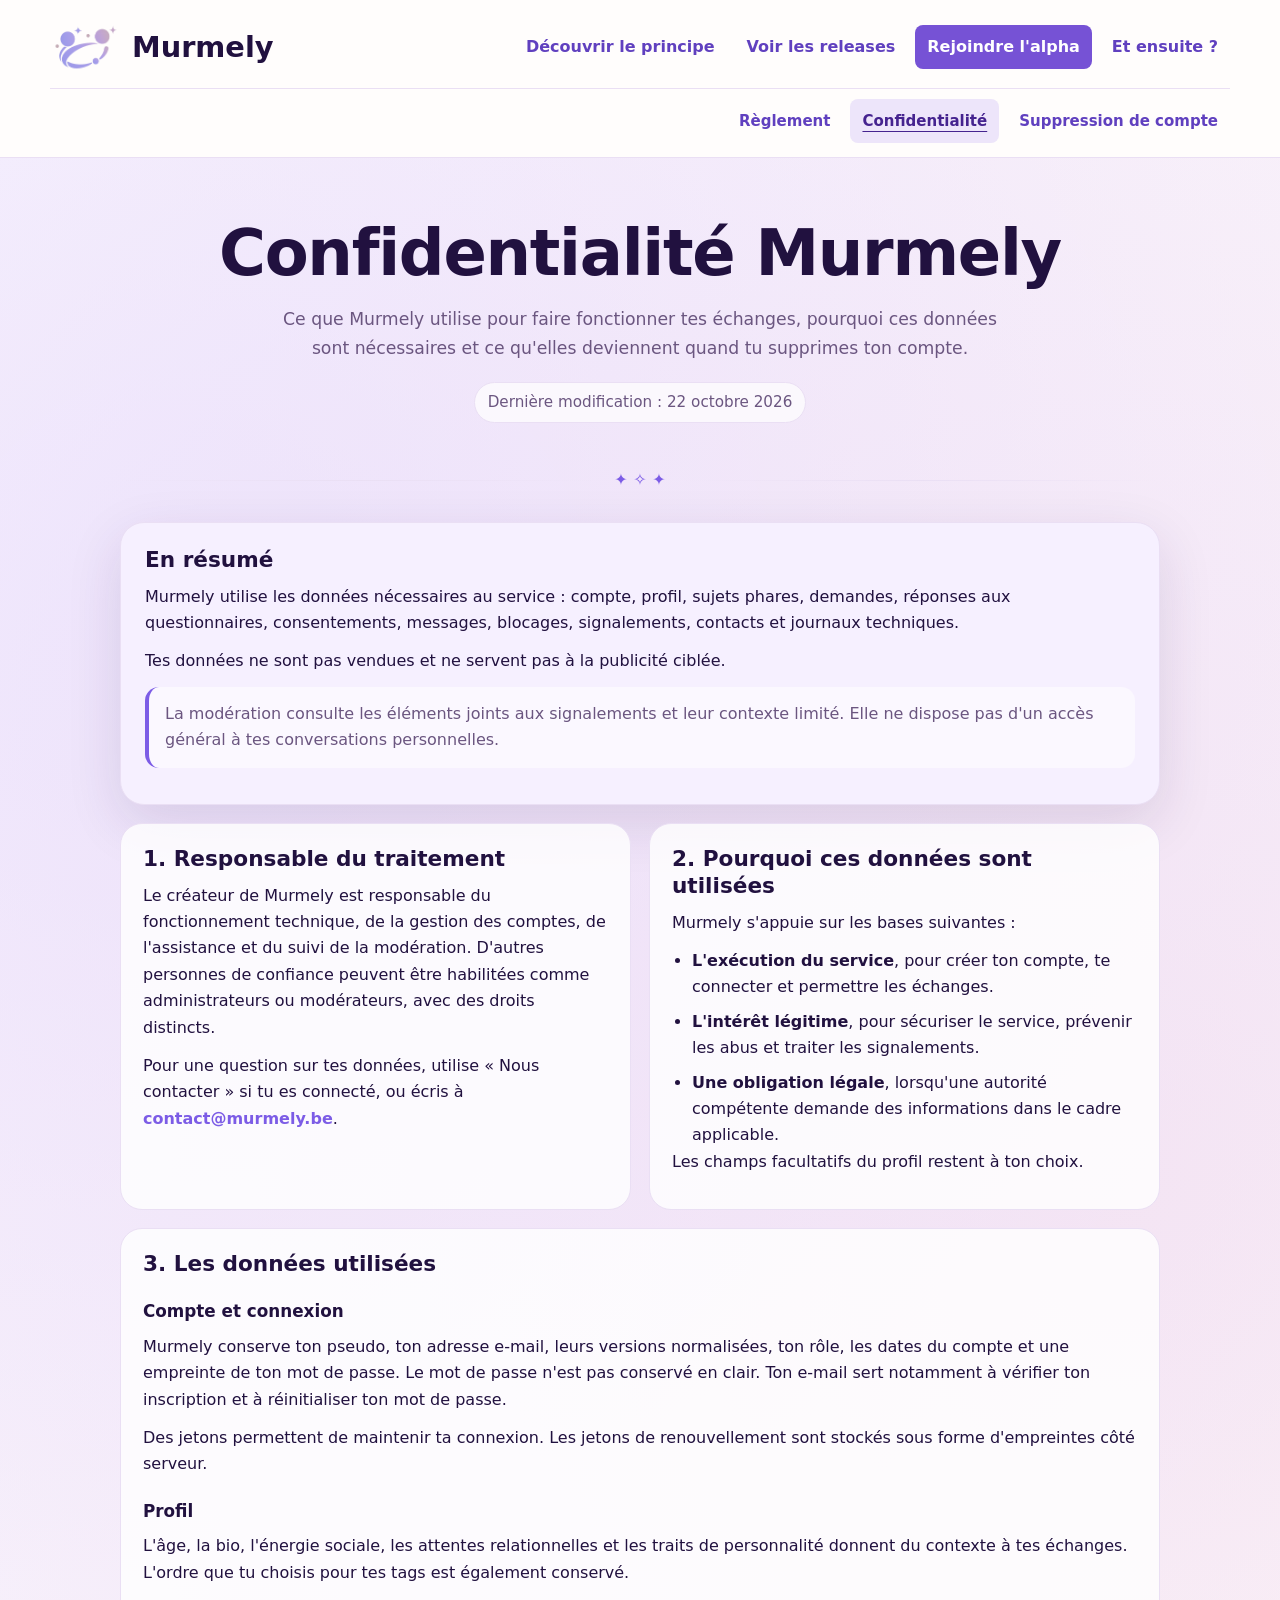
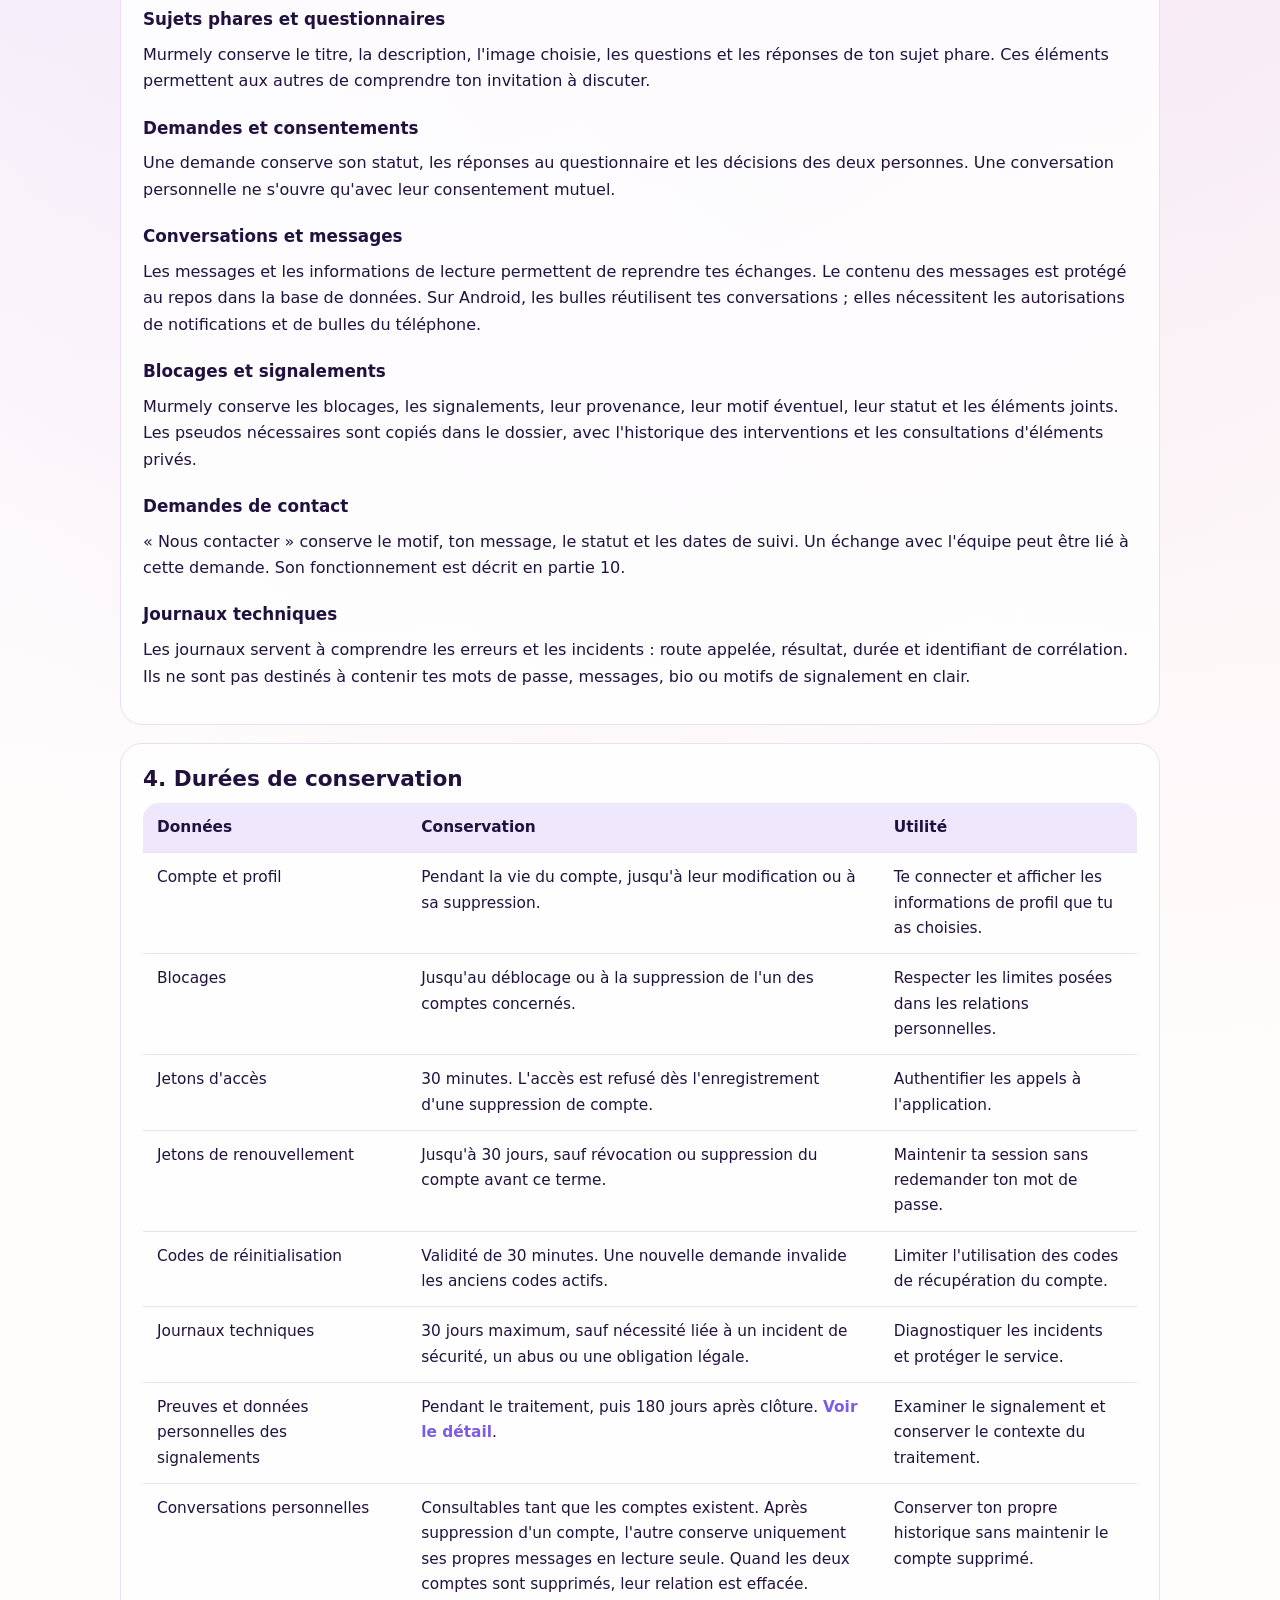
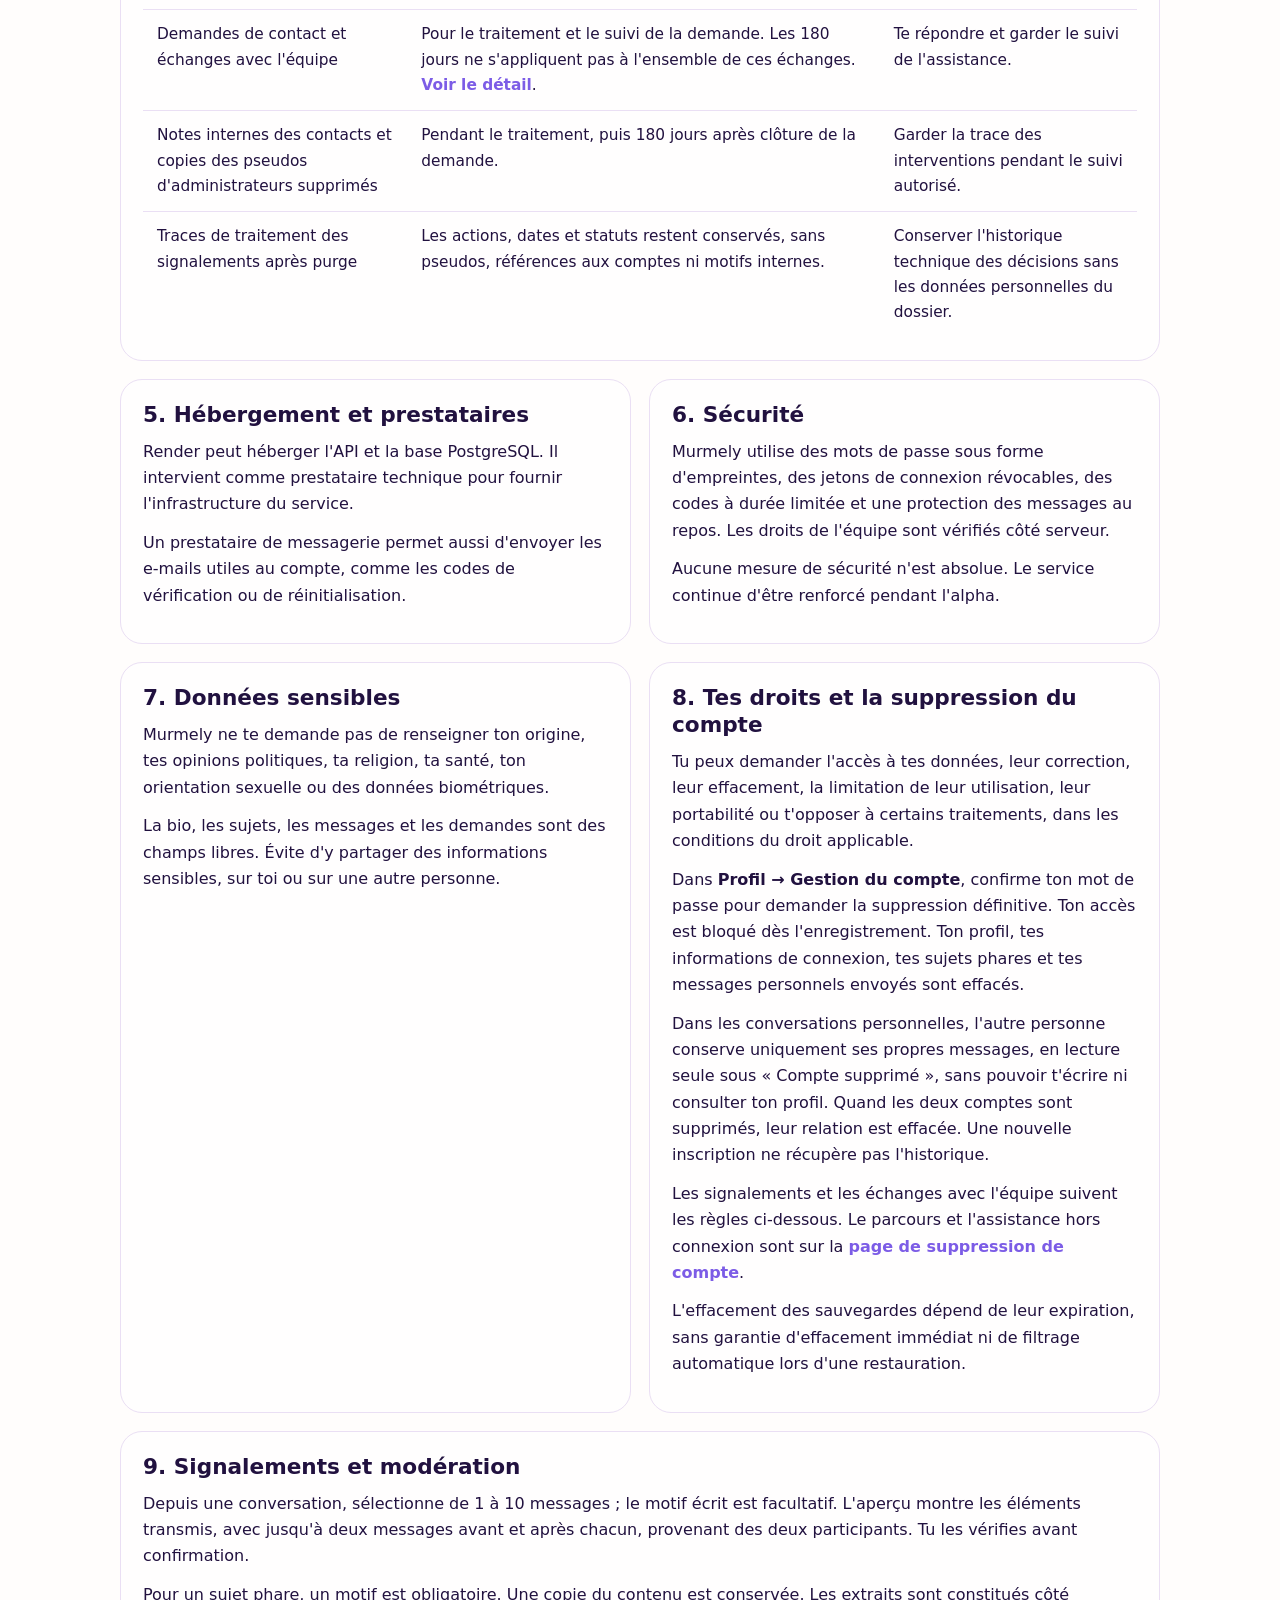
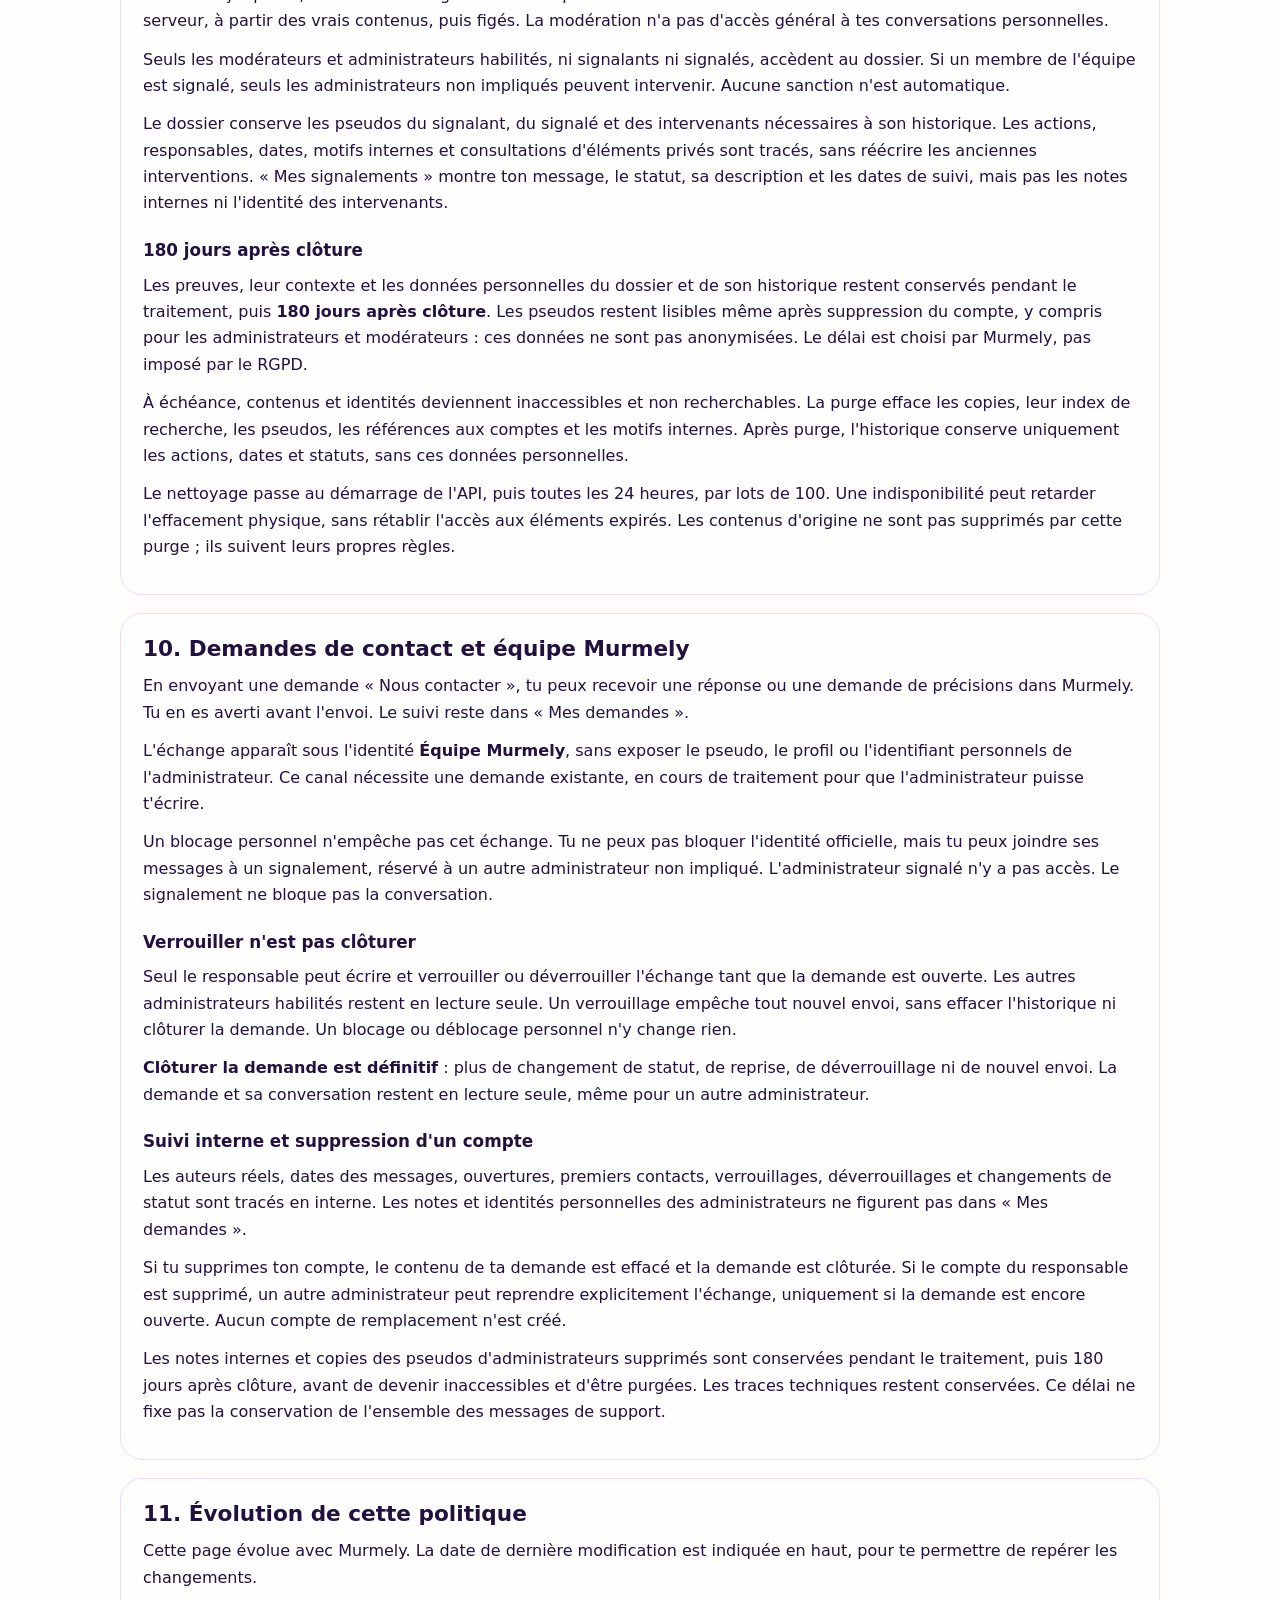
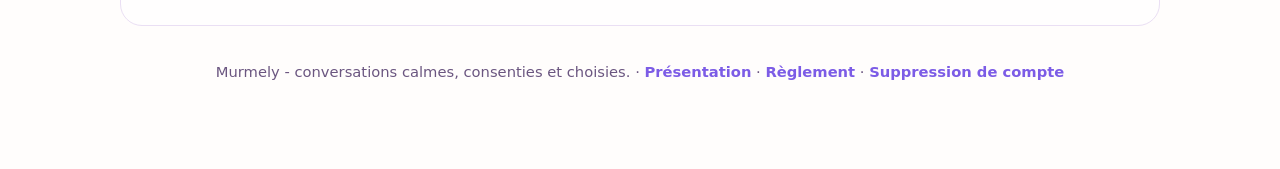
<file: privacy.html>
<!doctype html>
<html lang="fr">
<head>
  <meta charset="utf-8">
  <meta name="viewport" content="width=device-width, initial-scale=1">
  <title>Murmely</title>
  <link rel="canonical" href="https://murmely.be/privacy.html">
  <meta name="description" content="Les données utilisées par Murmely, leur conservation, la modération et tes droits sur ton compte.">
  <style>
    :root {
      color-scheme: light;
      --background: #fffdfc;
      --surface: #f6f0ff;
      --surface-strong: #efe7fb;
      --ink: #21113f;
      --muted: #6b5680;
      --accent: #7c5ce6;
      --accent-soft: #d9c9ff;
      --line: #eadff4;
      --safe: #237a57;
      --warning: #8b4961;
      --white: #ffffff;
      --shadow: 0 18px 55px rgba(52, 28, 86, 0.12);
    }

    * {
      box-sizing: border-box;
    }

    body {
      margin: 0;
      background:
        radial-gradient(circle at 18% 10%, rgba(217, 201, 255, 0.45), transparent 30%),
        radial-gradient(circle at 88% 18%, rgba(246, 221, 234, 0.58), transparent 28%),
        var(--background);
      color: var(--ink);
      font-family: Inter, ui-sans-serif, system-ui, -apple-system, BlinkMacSystemFont, "Segoe UI", sans-serif;
      line-height: 1.65;
    }

    .page {
      width: min(1040px, calc(100% - 32px));
      margin: 0 auto;
      padding: 44px 0 72px;
    }

    .hero {
      text-align: center;
      padding: 34px 22px 24px;
    }

    h1 {
      margin: 0;
      font-size: clamp(2.1rem, 5vw, 4rem);
      line-height: 1.05;
      letter-spacing: -0.02em;
    }

    .subtitle {
      max-width: 720px;
      margin: 18px auto 0;
      color: var(--muted);
      font-size: 1.08rem;
    }

    .meta {
      display: flex;
      flex-wrap: wrap;
      justify-content: center;
      gap: 10px;
      margin-top: 20px;
      color: var(--muted);
      font-size: 0.95rem;
    }

    .pill {
      border: 1px solid var(--line);
      background: rgba(255, 255, 255, 0.72);
      border-radius: 999px;
      padding: 7px 13px;
    }

    .button {
      display: inline-flex;
      align-items: center;
      justify-content: center;
      min-height: 44px;
      padding: 10px 16px;
      border-radius: 999px;
      border: 1px solid var(--line);
      background: var(--white);
      color: var(--accent);
      font-weight: 800;
      text-decoration: none;
      box-shadow: 0 10px 24px rgba(52, 28, 86, 0.08);
    }

    .button:hover,
    .button:focus-visible {
      text-decoration: none;
      border-color: var(--accent-soft);
      outline: 3px solid rgba(124, 92, 230, 0.18);
      outline-offset: 2px;
    }

    .stars {
      display: grid;
      grid-template-columns: 1fr auto 1fr;
      gap: 16px;
      align-items: center;
      margin: 20px 0 28px;
      color: var(--accent);
      font-weight: 800;
    }

    .stars::before,
    .stars::after {
      content: "";
      height: 1px;
      background: linear-gradient(90deg, transparent, var(--line), transparent);
    }

    .summary {
      background: var(--surface);
      border: 1px solid var(--line);
      border-radius: 24px;
      padding: 24px;
      box-shadow: var(--shadow);
    }

    .summary h2 {
      margin-top: 0;
    }

    .grid {
      display: grid;
      grid-template-columns: repeat(2, minmax(0, 1fr));
      gap: 18px;
      margin-top: 18px;
    }

    section {
      background: rgba(255, 255, 255, 0.82);
      border: 1px solid var(--line);
      border-radius: 22px;
      padding: 22px;
    }

    section.full {
      grid-column: 1 / -1;
    }

    h2 {
      margin: 0 0 10px;
      font-size: 1.35rem;
      line-height: 1.25;
    }

    h3 {
      margin: 20px 0 8px;
      font-size: 1.05rem;
    }

    p {
      margin: 0 0 12px;
    }

    ul {
      margin: 0;
      padding-left: 20px;
    }

    li + li {
      margin-top: 8px;
    }

    .muted {
      color: var(--muted);
    }

    .highlight {
      color: var(--accent);
      font-weight: 700;
    }

    .notice {
      border-left: 4px solid var(--accent);
      padding: 14px 16px;
      border-radius: 14px;
      background: #fbf8ff;
      color: var(--muted);
    }

    .retention-table {
      width: 100%;
      border-collapse: collapse;
      overflow: hidden;
      border-radius: 16px;
      font-size: 0.96rem;
    }

    .retention-table th,
    .retention-table td {
      padding: 12px 14px;
      border-bottom: 1px solid var(--line);
      text-align: left;
      vertical-align: top;
    }

    .retention-table th {
      background: var(--surface-strong);
      color: var(--ink);
    }

    .retention-table tr:last-child td {
      border-bottom: 0;
    }

    a {
      color: var(--accent);
      font-weight: 700;
      text-decoration: none;
    }

    a:hover {
      text-decoration: underline;
    }

    footer {
      text-align: center;
      color: var(--muted);
      margin-top: 34px;
      font-size: 0.92rem;
    }

    @media (max-width: 780px) {
      .page {
        width: min(100% - 22px, 1040px);
        padding-top: 24px;
      }

      .hero {
        padding: 24px 8px 18px;
      }

      .grid {
        grid-template-columns: 1fr;
      }

      section.full {
        grid-column: auto;
      }

      .retention-table,
      .retention-table thead,
      .retention-table tbody,
      .retention-table th,
      .retention-table td,
      .retention-table tr {
        display: block;
      }

      .retention-table thead {
        display: none;
      }

      .retention-table tr {
        border-bottom: 1px solid var(--line);
        padding: 12px 0;
      }

      .retention-table td {
        border: 0;
        padding: 6px 0;
      }

      .retention-table td::before {
        content: attr(data-label);
        display: block;
        color: var(--muted);
        font-size: 0.82rem;
        font-weight: 700;
        text-transform: uppercase;
        letter-spacing: 0.04em;
      }
    }
  </style>
  <link rel="icon" type="image/png" href="assets/murmely-logo.png?v=1">
  <link rel="stylesheet" href="assets/site-header.css?v=3">
</head>
<body>
  <header class="site-header">
    <div class="site-header-inner">
      <a class="site-brand" href="presentation.html">
        <img src="assets/murmely-logo.png" width="640" height="480" alt="">
        <span>Murmely</span>
      </a>
      <nav class="site-primary-nav" aria-label="Navigation principale">
        <a href="presentation.html#fonctionnement">D&#233;couvrir le principe</a>
        <a href="presentation.html#releases">Voir les releases</a>
        <a class="site-alpha-link" href="presentation.html#alpha">Rejoindre l'alpha</a>
        <a href="roadmap.html">Et ensuite ?</a>
      </nav>
      <nav class="site-secondary-nav" aria-label="Informations et assistance">
        <a href="rules.html">R&#232;glement</a>
        <a href="privacy.html" aria-current="page">Confidentialit&#233;</a>
        <a href="account-deletion.html">Suppression de compte</a>
      </nav>
    </div>
  </header>
  <main class="page">
    <header class="hero">
      <h1>Confidentialité Murmely</h1>
      <p class="subtitle">
        Ce que Murmely utilise pour faire fonctionner tes échanges, pourquoi ces données sont nécessaires
        et ce qu'elles deviennent quand tu supprimes ton compte.
      </p>
      <div class="meta" aria-label="Métadonnées de la page">
        <span class="pill">Dernière modification : 22 octobre 2026</span>
      </div>
    </header>

    <div class="stars" aria-hidden="true">&#10022; &#10023; &#10022;</div>

    <article class="summary">
      <h2>En résumé</h2>
      <p>
        Murmely utilise les données nécessaires au service : compte, profil, sujets phares, demandes,
        réponses aux questionnaires, consentements, messages, blocages, signalements, contacts et journaux techniques.
      </p>
      <p>
        Tes données ne sont pas vendues et ne servent pas à la publicité ciblée.
      </p>
      <p class="notice">
        La modération consulte les éléments joints aux signalements et leur contexte limité.
        Elle ne dispose pas d'un accès général à tes conversations personnelles.
      </p>
    </article>

    <div class="grid">
      <section>
        <h2>1. Responsable du traitement</h2>
        <p>
          Le créateur de Murmely est responsable du fonctionnement technique, de la gestion des comptes,
          de l'assistance et du suivi de la modération. D'autres personnes de confiance peuvent être
          habilitées comme administrateurs ou modérateurs, avec des droits distincts.
        </p>
        <p>
          Pour une question sur tes données, utilise « Nous contacter » si tu es connecté, ou écris à
          <a href="mailto:contact@murmely.be">contact@murmely.be</a>.
        </p>
      </section>

      <section>
        <h2>2. Pourquoi ces données sont utilisées</h2>
        <p>Murmely s'appuie sur les bases suivantes :</p>
        <ul>
          <li><strong>L'exécution du service</strong>, pour créer ton compte, te connecter et permettre les échanges.</li>
          <li><strong>L'intérêt légitime</strong>, pour sécuriser le service, prévenir les abus et traiter les signalements.</li>
          <li><strong>Une obligation légale</strong>, lorsqu'une autorité compétente demande des informations dans le cadre applicable.</li>
        </ul>
        <p>Les champs facultatifs du profil restent à ton choix.</p>
      </section>

      <section class="full">
        <h2>3. Les données utilisées</h2>

        <h3>Compte et connexion</h3>
        <p>
          Murmely conserve ton pseudo, ton adresse e-mail, leurs versions normalisées, ton rôle,
          les dates du compte et une empreinte de ton mot de passe. Le mot de passe n'est pas conservé en clair.
          Ton e-mail sert notamment à vérifier ton inscription et à réinitialiser ton mot de passe.
        </p>
        <p>
          Des jetons permettent de maintenir ta connexion. Les jetons de renouvellement sont stockés
          sous forme d'empreintes côté serveur.
        </p>

        <h3>Profil</h3>
        <p>
          L'âge, la bio, l'énergie sociale, les attentes relationnelles et les traits de personnalité
          donnent du contexte à tes échanges. L'ordre que tu choisis pour tes tags est également conservé.
        </p>

        <h3>Sujets phares et questionnaires</h3>
        <p>
          Murmely conserve le titre, la description, l'image choisie, les questions et les réponses de ton sujet phare.
          Ces éléments permettent aux autres de comprendre ton invitation à discuter.
        </p>

        <h3>Demandes et consentements</h3>
        <p>
          Une demande conserve son statut, les réponses au questionnaire et les décisions des deux personnes.
          Une conversation personnelle ne s'ouvre qu'avec leur consentement mutuel.
        </p>

        <h3>Conversations et messages</h3>
        <p>
          Les messages et les informations de lecture permettent de reprendre tes échanges.
          Le contenu des messages est protégé au repos dans la base de données.
          Sur Android, les bulles réutilisent tes conversations ; elles nécessitent les autorisations de notifications et de bulles du téléphone.
        </p>

        <h3>Blocages et signalements</h3>
        <p>
          Murmely conserve les blocages, les signalements, leur provenance, leur motif éventuel,
          leur statut et les éléments joints. Les pseudos nécessaires sont copiés dans le dossier,
          avec l'historique des interventions et les consultations d'éléments privés.
        </p>

        <h3>Demandes de contact</h3>
        <p>
          « Nous contacter » conserve le motif, ton message, le statut et les dates de suivi.
          Un échange avec l'équipe peut être lié à cette demande. Son fonctionnement est décrit en partie 10.
        </p>

        <h3>Journaux techniques</h3>
        <p>
          Les journaux servent à comprendre les erreurs et les incidents : route appelée, résultat, durée et identifiant de corrélation.
          Ils ne sont pas destinés à contenir tes mots de passe, messages, bio ou motifs de signalement en clair.
        </p>
      </section>

      <section class="full" id="conservation">
        <h2>4. Durées de conservation</h2>
        <table class="retention-table">
          <thead>
            <tr>
              <th>Données</th>
              <th>Conservation</th>
              <th>Utilité</th>
            </tr>
          </thead>
          <tbody>
            <tr>
              <td data-label="Données">Compte et profil</td>
              <td data-label="Conservation">Pendant la vie du compte, jusqu'à leur modification ou à sa suppression.</td>
              <td data-label="Utilité">Te connecter et afficher les informations de profil que tu as choisies.</td>
            </tr>
            <tr>
              <td data-label="Données">Blocages</td>
              <td data-label="Conservation">Jusqu'au déblocage ou à la suppression de l'un des comptes concernés.</td>
              <td data-label="Utilité">Respecter les limites posées dans les relations personnelles.</td>
            </tr>
            <tr>
              <td data-label="Données">Jetons d'accès</td>
              <td data-label="Conservation">30 minutes. L'accès est refusé dès l'enregistrement d'une suppression de compte.</td>
              <td data-label="Utilité">Authentifier les appels à l'application.</td>
            </tr>
            <tr>
              <td data-label="Données">Jetons de renouvellement</td>
              <td data-label="Conservation">Jusqu'à 30 jours, sauf révocation ou suppression du compte avant ce terme.</td>
              <td data-label="Utilité">Maintenir ta session sans redemander ton mot de passe.</td>
            </tr>
            <tr>
              <td data-label="Données">Codes de réinitialisation</td>
              <td data-label="Conservation">Validité de 30 minutes. Une nouvelle demande invalide les anciens codes actifs.</td>
              <td data-label="Utilité">Limiter l'utilisation des codes de récupération du compte.</td>
            </tr>
            <tr>
              <td data-label="Données">Journaux techniques</td>
              <td data-label="Conservation">30 jours maximum, sauf nécessité liée à un incident de sécurité, un abus ou une obligation légale.</td>
              <td data-label="Utilité">Diagnostiquer les incidents et protéger le service.</td>
            </tr>
            <tr>
              <td data-label="Données">Preuves et données personnelles des signalements</td>
              <td data-label="Conservation">Pendant le traitement, puis 180 jours après clôture. <a href="#moderation">Voir le détail</a>.</td>
              <td data-label="Utilité">Examiner le signalement et conserver le contexte du traitement.</td>
            </tr>
            <tr>
              <td data-label="Données">Conversations personnelles</td>
              <td data-label="Conservation">Consultables tant que les comptes existent. Après suppression d'un compte, l'autre conserve uniquement ses propres messages en lecture seule. Quand les deux comptes sont supprimés, leur relation est effacée.</td>
              <td data-label="Utilité">Conserver ton propre historique sans maintenir le compte supprimé.</td>
            </tr>
            <tr>
              <td data-label="Données">Demandes de contact et échanges avec l'équipe</td>
              <td data-label="Conservation">Pour le traitement et le suivi de la demande. Les 180 jours ne s'appliquent pas à l'ensemble de ces échanges. <a href="#contact-equipe">Voir le détail</a>.</td>
              <td data-label="Utilité">Te répondre et garder le suivi de l'assistance.</td>
            </tr>
            <tr>
              <td data-label="Données">Notes internes des contacts et copies des pseudos d'administrateurs supprimés</td>
              <td data-label="Conservation">Pendant le traitement, puis 180 jours après clôture de la demande.</td>
              <td data-label="Utilité">Garder la trace des interventions pendant le suivi autorisé.</td>
            </tr>
            <tr>
              <td data-label="Données">Traces de traitement des signalements après purge</td>
              <td data-label="Conservation">Les actions, dates et statuts restent conservés, sans pseudos, références aux comptes ni motifs internes.</td>
              <td data-label="Utilité">Conserver l'historique technique des décisions sans les données personnelles du dossier.</td>
            </tr>
          </tbody>
        </table>
      </section>

      <section>
        <h2>5. Hébergement et prestataires</h2>
        <p>
          Render peut héberger l'API et la base PostgreSQL. Il intervient comme prestataire technique
          pour fournir l'infrastructure du service.
        </p>
        <p>
          Un prestataire de messagerie permet aussi d'envoyer les e-mails utiles au compte,
          comme les codes de vérification ou de réinitialisation.
        </p>
      </section>

      <section>
        <h2>6. Sécurité</h2>
        <p>
          Murmely utilise des mots de passe sous forme d'empreintes, des jetons de connexion révocables,
          des codes à durée limitée et une protection des messages au repos.
          Les droits de l'équipe sont vérifiés côté serveur.
        </p>
        <p>
          Aucune mesure de sécurité n'est absolue. Le service continue d'être renforcé pendant l'alpha.
        </p>
      </section>

      <section>
        <h2>7. Données sensibles</h2>
        <p>
          Murmely ne te demande pas de renseigner ton origine, tes opinions politiques, ta religion,
          ta santé, ton orientation sexuelle ou des données biométriques.
        </p>
        <p>
          La bio, les sujets, les messages et les demandes sont des champs libres.
          Évite d'y partager des informations sensibles, sur toi ou sur une autre personne.
        </p>
      </section>

      <section id="suppression">
        <h2>8. Tes droits et la suppression du compte</h2>
        <p>
          Tu peux demander l'accès à tes données, leur correction, leur effacement, la limitation de leur utilisation,
          leur portabilité ou t'opposer à certains traitements, dans les conditions du droit applicable.
        </p>
        <p>
          Dans <strong>Profil → Gestion du compte</strong>, confirme ton mot de passe pour demander la suppression définitive.
          Ton accès est bloqué dès l'enregistrement. Ton profil, tes informations de connexion,
          tes sujets phares et tes messages personnels envoyés sont effacés.
        </p>
        <p>
          Dans les conversations personnelles, l'autre personne conserve uniquement ses propres messages,
          en lecture seule sous « Compte supprimé », sans pouvoir t'écrire ni consulter ton profil.
          Quand les deux comptes sont supprimés, leur relation est effacée. Une nouvelle inscription ne récupère pas l'historique.
        </p>
        <p>
          Les signalements et les échanges avec l'équipe suivent les règles ci-dessous.
          Le parcours et l'assistance hors connexion sont sur la <a href="account-deletion.html">page de suppression de compte</a>.
        </p>
        <p>
          L'effacement des sauvegardes dépend de leur expiration, sans garantie d'effacement immédiat
          ni de filtrage automatique lors d'une restauration.
        </p>
      </section>

      <section class="full" id="moderation">
        <h2>9. Signalements et modération</h2>
        <p>
          Depuis une conversation, sélectionne de 1 à 10 messages ; le motif écrit est facultatif.
          L'aperçu montre les éléments transmis, avec jusqu'à deux messages avant et après chacun,
          provenant des deux participants. Tu les vérifies avant confirmation.
        </p>
        <p>
          Pour un sujet phare, un motif est obligatoire. Une copie du contenu est conservée.
          Les extraits sont constitués côté serveur, à partir des vrais contenus, puis figés.
          La modération n'a pas d'accès général à tes conversations personnelles.
        </p>
        <p>
          Seuls les modérateurs et administrateurs habilités, ni signalants ni signalés, accèdent au dossier.
          Si un membre de l'équipe est signalé, seuls les administrateurs non impliqués peuvent intervenir.
          Aucune sanction n'est automatique.
        </p>
        <p>
          Le dossier conserve les pseudos du signalant, du signalé et des intervenants nécessaires à son historique.
          Les actions, responsables, dates, motifs internes et consultations d'éléments privés sont tracés,
          sans réécrire les anciennes interventions. « Mes signalements » montre ton message, le statut,
          sa description et les dates de suivi, mais pas les notes internes ni l'identité des intervenants.
        </p>
        <h3>180 jours après clôture</h3>
        <p>
          Les preuves, leur contexte et les données personnelles du dossier et de son historique restent conservés
          pendant le traitement, puis <strong>180 jours après clôture</strong>.
          Les pseudos restent lisibles même après suppression du compte, y compris pour les administrateurs et modérateurs :
          ces données ne sont pas anonymisées. Le délai est choisi par Murmely, pas imposé par le RGPD.
        </p>
        <p>
          À échéance, contenus et identités deviennent inaccessibles et non recherchables.
          La purge efface les copies, leur index de recherche, les pseudos, les références aux comptes et les motifs internes.
          Après purge, l'historique conserve uniquement les actions, dates et statuts, sans ces données personnelles.
        </p>
        <p>
          Le nettoyage passe au démarrage de l'API, puis toutes les 24 heures, par lots de 100.
          Une indisponibilité peut retarder l'effacement physique, sans rétablir l'accès aux éléments expirés.
          Les contenus d'origine ne sont pas supprimés par cette purge ; ils suivent leurs propres règles.
        </p>
      </section>

      <section class="full" id="contact-equipe">
        <h2>10. Demandes de contact et équipe Murmely</h2>
        <p>
          En envoyant une demande « Nous contacter », tu peux recevoir une réponse ou une demande de précisions
          dans Murmely. Tu en es averti avant l'envoi. Le suivi reste dans « Mes demandes ».
        </p>
        <p>
          L'échange apparaît sous l'identité <strong>Équipe Murmely</strong>, sans exposer le pseudo,
          le profil ou l'identifiant personnels de l'administrateur. Ce canal nécessite une demande existante,
          en cours de traitement pour que l'administrateur puisse t'écrire.
        </p>
        <p>
          Un blocage personnel n'empêche pas cet échange. Tu ne peux pas bloquer l'identité officielle,
          mais tu peux joindre ses messages à un signalement, réservé à un autre administrateur non impliqué.
          L'administrateur signalé n'y a pas accès. Le signalement ne bloque pas la conversation.
        </p>
        <h3>Verrouiller n'est pas clôturer</h3>
        <p>
          Seul le responsable peut écrire et verrouiller ou déverrouiller l'échange tant que la demande est ouverte.
          Les autres administrateurs habilités restent en lecture seule. Un verrouillage empêche tout nouvel envoi,
          sans effacer l'historique ni clôturer la demande. Un blocage ou déblocage personnel n'y change rien.
        </p>
        <p>
          <strong>Clôturer la demande est définitif</strong> : plus de changement de statut,
          de reprise, de déverrouillage ni de nouvel envoi. La demande et sa conversation restent en lecture seule,
          même pour un autre administrateur.
        </p>
        <h3>Suivi interne et suppression d'un compte</h3>
        <p>
          Les auteurs réels, dates des messages, ouvertures, premiers contacts, verrouillages,
          déverrouillages et changements de statut sont tracés en interne.
          Les notes et identités personnelles des administrateurs ne figurent pas dans « Mes demandes ».
        </p>
        <p>
          Si tu supprimes ton compte, le contenu de ta demande est effacé et la demande est clôturée.
          Si le compte du responsable est supprimé, un autre administrateur peut reprendre explicitement l'échange,
          uniquement si la demande est encore ouverte. Aucun compte de remplacement n'est créé.
        </p>
        <p>
          Les notes internes et copies des pseudos d'administrateurs supprimés sont conservées pendant le traitement,
          puis 180 jours après clôture, avant de devenir inaccessibles et d'être purgées.
          Les traces techniques restent conservées. Ce délai ne fixe pas la conservation de l'ensemble des messages de support.
        </p>
      </section>

      <section class="full">
        <h2>11. Évolution de cette politique</h2>
        <p>
          Cette page évolue avec Murmely. La date de dernière modification est indiquée en haut,
          pour te permettre de repérer les changements.
        </p>
      </section>
    </div>

    <footer>
      <p>
        Murmely - conversations calmes, consenties et choisies.
        · <a href="presentation.html">Présentation</a>
        · <a href="rules.html">Règlement</a>
        · <a href="account-deletion.html">Suppression de compte</a>
      </p>
    </footer>
  </main>
</body>
</html>
</file>
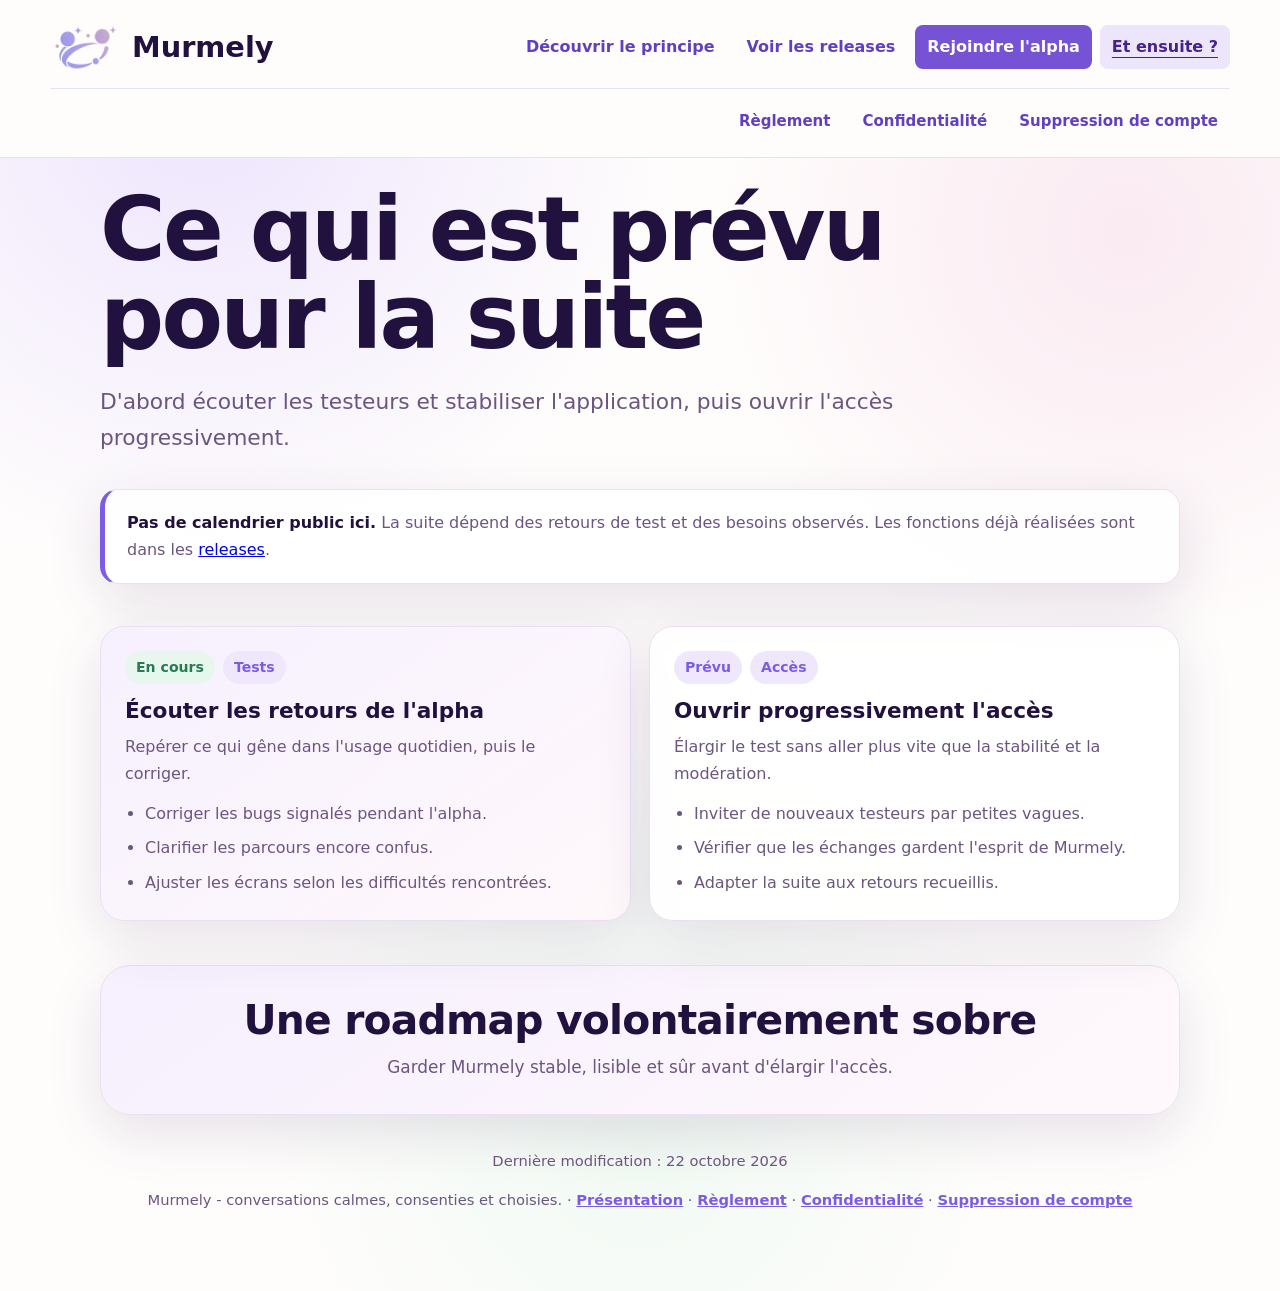
<file: roadmap.html>
<!doctype html>
<html lang="fr">
<head>
  <meta charset="utf-8">
  <meta name="viewport" content="width=device-width, initial-scale=1">
  <title>Murmely</title>
  <link rel="canonical" href="https://murmely.be/roadmap.html">
  <meta name="description" content="Roadmap sobre de Murmely : stabilisation de l'alpha, confort mobile, sécurité, modération et prochaines améliorations prévues.">
  <style>
    :root {
      color-scheme: light;
      --background: #fffdfc;
      --surface: #f6f0ff;
      --surface-strong: #efe7fb;
      --ink: #21113f;
      --muted: #6b5680;
      --accent: #7c5ce6;
      --accent-soft: #d9c9ff;
      --green: #277a55;
      --green-soft: #e7f7ed;
      --rose-soft: #fff0f6;
      --line: #eadff4;
      --white: #ffffff;
      --shadow: 0 18px 55px rgba(52, 28, 86, 0.12);
    }

    * {
      box-sizing: border-box;
    }

    body {
      margin: 0;
      background:
        radial-gradient(circle at 16% 8%, rgba(217, 201, 255, 0.46), transparent 30%),
        radial-gradient(circle at 88% 18%, rgba(246, 221, 234, 0.58), transparent 28%),
        radial-gradient(circle at 50% 88%, rgba(231, 247, 237, 0.58), transparent 30%),
        var(--background);
      color: var(--ink);
      font-family: Inter, ui-sans-serif, system-ui, -apple-system, BlinkMacSystemFont, "Segoe UI", sans-serif;
      line-height: 1.65;
    }

    .page {
      width: min(1080px, calc(100% - 32px));
      margin: 0 auto;
      padding: 36px 0 64px;
    }

    .button {
      display: inline-flex;
      align-items: center;
      justify-content: center;
      min-height: 44px;
      padding: 10px 16px;
      border-radius: 999px;
      border: 1px solid var(--line);
      background: var(--white);
      color: var(--accent);
      font-weight: 800;
      text-decoration: none;
      box-shadow: 0 10px 24px rgba(52, 28, 86, 0.08);
    }

    .button.primary {
      background: var(--accent);
      color: var(--white);
      border-color: var(--accent);
    }

    .hero {
      max-width: 880px;
      margin-bottom: 34px;
    }

    h1 {
      margin: 0;
      font-size: clamp(2.7rem, 7vw, 5.7rem);
      line-height: 0.98;
      letter-spacing: -0.03em;
    }

    .intro {
      max-width: 800px;
      margin: 22px 0 0;
      color: var(--muted);
      font-size: clamp(1.12rem, 2.2vw, 1.36rem);
    }

    .notice {
      margin: 28px 0 42px;
      padding: 20px 22px;
      background: rgba(255, 255, 255, 0.9);
      border: 1px solid var(--line);
      border-left: 5px solid var(--accent);
      border-radius: 18px;
      box-shadow: var(--shadow);
      color: var(--muted);
    }

    .notice strong {
      color: var(--ink);
    }

    .roadmap-grid {
      display: grid;
      grid-template-columns: repeat(2, minmax(0, 1fr));
      gap: 18px;
      margin-bottom: 44px;
    }

    .roadmap-card {
      background: rgba(255, 255, 255, 0.88);
      border: 1px solid var(--line);
      border-radius: 24px;
      padding: 24px;
      box-shadow: var(--shadow);
    }

    .roadmap-card.focus {
      background: linear-gradient(145deg, rgba(246, 240, 255, 0.96), rgba(255, 248, 251, 0.96));
    }

    .roadmap-card.safety {
      background: linear-gradient(145deg, rgba(231, 247, 237, 0.96), rgba(255, 255, 255, 0.94));
    }

    .roadmap-card h2 {
      margin: 0 0 10px;
      font-size: 1.35rem;
      line-height: 1.2;
    }

    .roadmap-card p {
      margin: 0 0 14px;
      color: var(--muted);
    }

    .roadmap-card ul {
      margin: 0;
      padding-left: 20px;
      color: var(--muted);
    }

    .roadmap-card li + li {
      margin-top: 8px;
    }

    .status-row {
      display: flex;
      flex-wrap: wrap;
      gap: 8px;
      margin-bottom: 14px;
    }

    .pill {
      display: inline-flex;
      align-items: center;
      min-height: 30px;
      padding: 5px 11px;
      border-radius: 999px;
      background: var(--surface-strong);
      color: var(--accent);
      font-size: 0.88rem;
      font-weight: 800;
    }

    .pill.green {
      background: var(--green-soft);
      color: var(--green);
    }

    .closing {
      text-align: center;
      background: linear-gradient(145deg, #f6f0ff, #fff8fb);
      border: 1px solid var(--line);
      border-radius: 30px;
      padding: 32px 24px;
      box-shadow: var(--shadow);
    }

    .closing h2 {
      margin: 0 0 10px;
      font-size: clamp(1.7rem, 4vw, 2.55rem);
      line-height: 1.12;
      letter-spacing: -0.02em;
    }

    .closing p {
      max-width: 720px;
      margin: 0 auto;
      color: var(--muted);
      font-size: 1.06rem;
    }

    footer {
      text-align: center;
      color: var(--muted);
      margin-top: 34px;
      font-size: 0.92rem;
    }

    footer a {
      color: var(--accent);
      font-weight: 800;
    }

    @media (max-width: 820px) {
      .page {
        width: min(100% - 22px, 1080px);
      }

      .roadmap-grid {
        grid-template-columns: 1fr;
      }

    }
  </style>
  <link rel="icon" type="image/png" href="assets/murmely-logo.png?v=1">
  <link rel="stylesheet" href="assets/site-header.css?v=3">
</head>
<body>
  <header class="site-header">
    <div class="site-header-inner">
      <a class="site-brand" href="presentation.html">
        <img src="assets/murmely-logo.png" width="640" height="480" alt="">
        <span>Murmely</span>
      </a>
      <nav class="site-primary-nav" aria-label="Navigation principale">
        <a href="presentation.html#fonctionnement">D&#233;couvrir le principe</a>
        <a href="presentation.html#releases">Voir les releases</a>
        <a class="site-alpha-link" href="presentation.html#alpha">Rejoindre l'alpha</a>
        <a href="roadmap.html" aria-current="page">Et ensuite ?</a>
      </nav>
      <nav class="site-secondary-nav" aria-label="Informations et assistance">
        <a href="rules.html">R&#232;glement</a>
        <a href="privacy.html">Confidentialit&#233;</a>
        <a href="account-deletion.html">Suppression de compte</a>
      </nav>
    </div>
  </header>
  <main class="page">
    <section class="hero">
      <h1>Ce qui est prévu pour la suite</h1>
      <p class="intro">
        D'abord écouter les testeurs et stabiliser l'application, puis ouvrir l'accès progressivement.
      </p>
    </section>

    <div class="notice">
      <strong>Pas de calendrier public ici.</strong>
      La suite dépend des retours de test et des besoins observés.
      Les fonctions déjà réalisées sont dans les <a href="presentation.html#releases">releases</a>.
    </div>

    <section class="roadmap-grid" aria-label="Roadmap Murmely">
      <article class="roadmap-card focus">
        <div class="status-row">
          <span class="pill green">En cours</span>
          <span class="pill">Tests</span>
        </div>
        <h2>Écouter les retours de l'alpha</h2>
        <p>
          Repérer ce qui gêne dans l'usage quotidien, puis le corriger.
        </p>
        <ul>
          <li>Corriger les bugs signalés pendant l'alpha.</li>
          <li>Clarifier les parcours encore confus.</li>
          <li>Ajuster les écrans selon les difficultés rencontrées.</li>
        </ul>
      </article>

      <article class="roadmap-card">
        <div class="status-row">
          <span class="pill">Prévu</span>
          <span class="pill">Accès</span>
        </div>
        <h2>Ouvrir progressivement l'accès</h2>
        <p>
          Élargir le test sans aller plus vite que la stabilité et la modération.
        </p>
        <ul>
          <li>Inviter de nouveaux testeurs par petites vagues.</li>
          <li>Vérifier que les échanges gardent l'esprit de Murmely.</li>
          <li>Adapter la suite aux retours recueillis.</li>
        </ul>
      </article>

    </section>

    <section class="closing">
      <h2>Une roadmap volontairement sobre</h2>
      <p>
        Garder Murmely stable, lisible et sûr avant d'élargir l'accès.
      </p>
    </section>

    <footer>
      <p>Dernière modification : 22 octobre 2026</p>
      <p>
        Murmely - conversations calmes, consenties et choisies.
        · <a href="presentation.html">Présentation</a>
        · <a href="rules.html">Règlement</a>
        · <a href="privacy.html">Confidentialité</a>
        · <a href="account-deletion.html">Suppression de compte</a>
      </p>
    </footer>
  </main>
</body>
</html>
</file>
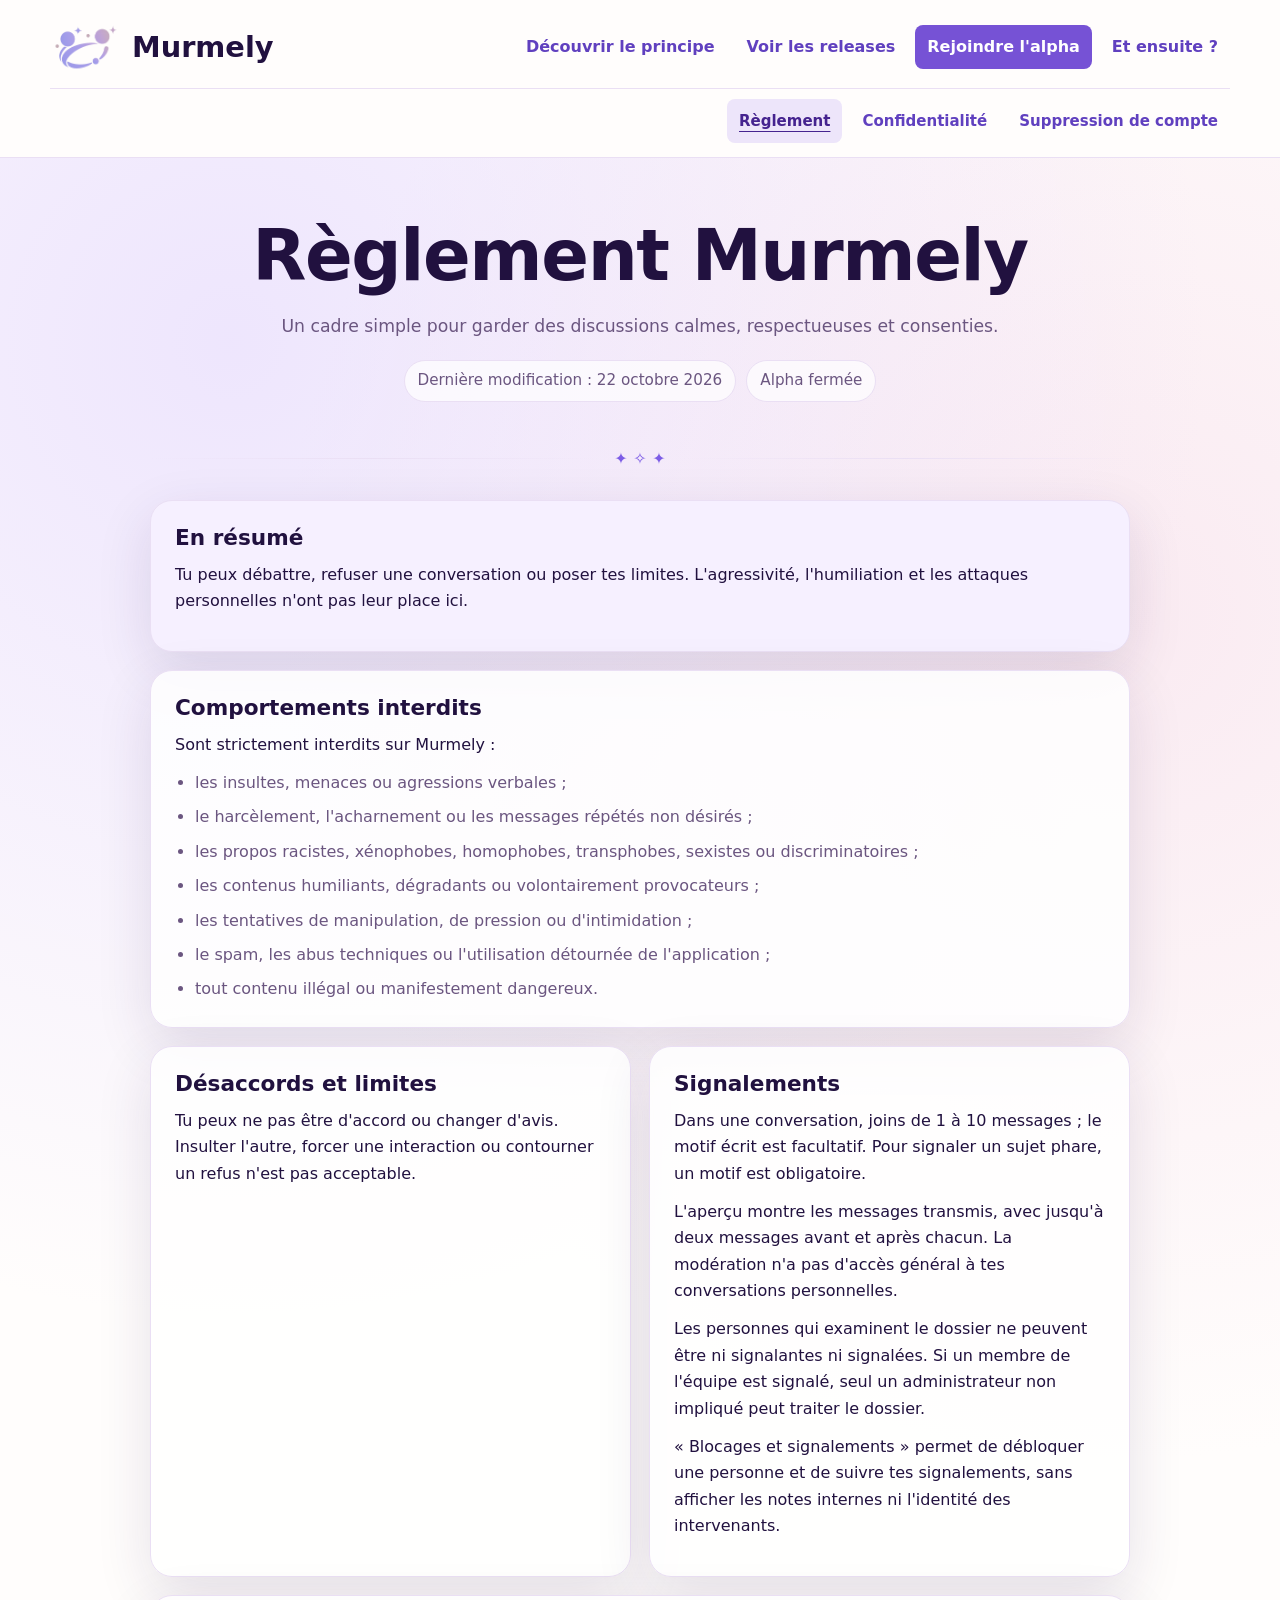
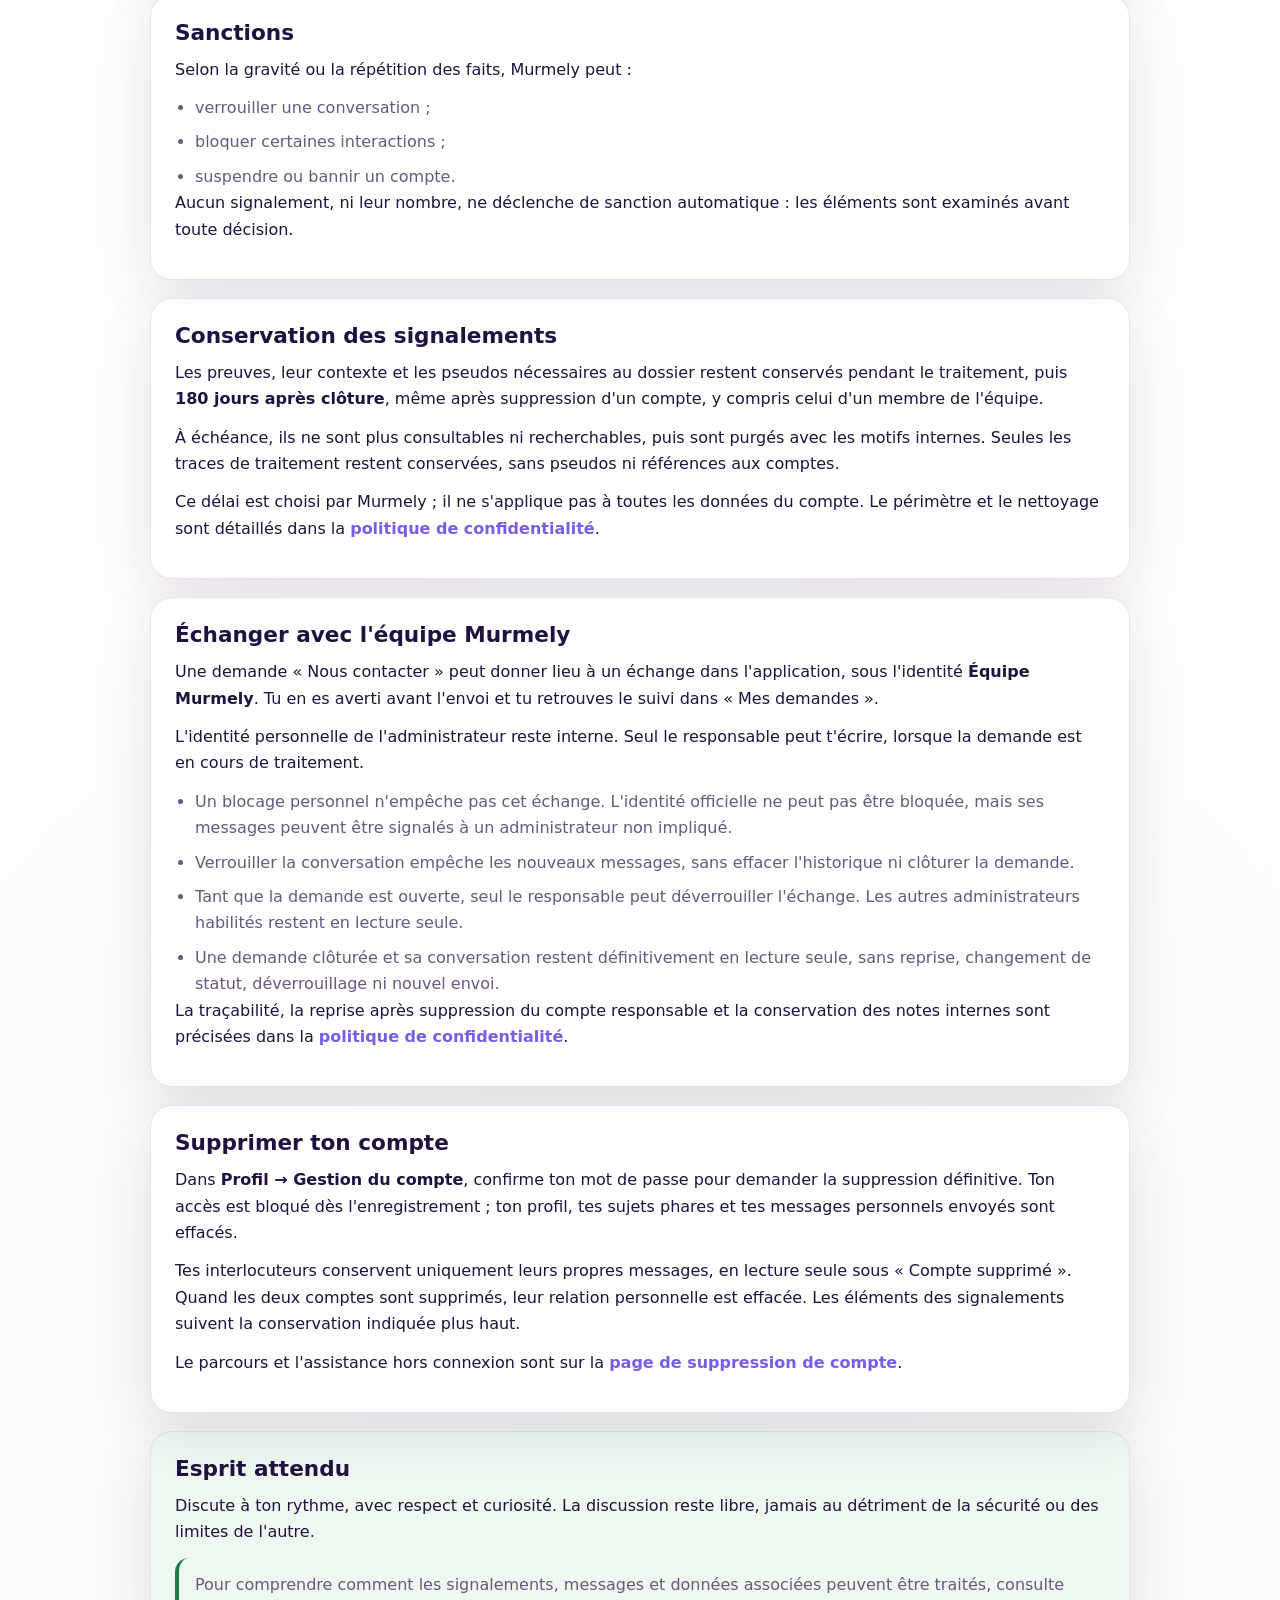
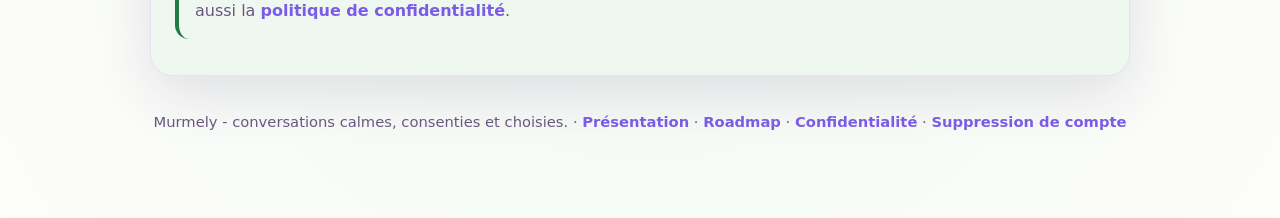
<file: rules.html>
<!doctype html>
<html lang="fr">
<head>
  <meta charset="utf-8">
  <meta name="viewport" content="width=device-width, initial-scale=1">
  <title>Murmely</title>
  <link rel="canonical" href="https://murmely.be/rules.html">
  <meta name="description" content="Règlement de Murmely : cadre d'utilisation, comportements interdits, signalements et sanctions possibles.">
  <style>
    :root {
      color-scheme: light;
      --background: #fffdfc;
      --surface: #f6f0ff;
      --surface-strong: #efe7fb;
      --safe-surface: #eef8f1;
      --ink: #21113f;
      --muted: #6b5680;
      --accent: #7c5ce6;
      --accent-soft: #d9c9ff;
      --safe: #247a45;
      --line: #eadff4;
      --white: #ffffff;
      --shadow: 0 18px 55px rgba(52, 28, 86, 0.12);
    }

    * {
      box-sizing: border-box;
    }

    body {
      margin: 0;
      background:
        radial-gradient(circle at 18% 10%, rgba(217, 201, 255, 0.45), transparent 30%),
        radial-gradient(circle at 88% 18%, rgba(246, 221, 234, 0.58), transparent 28%),
        radial-gradient(circle at 50% 88%, rgba(231, 247, 237, 0.58), transparent 30%),
        var(--background);
      color: var(--ink);
      font-family: Inter, ui-sans-serif, system-ui, -apple-system, BlinkMacSystemFont, "Segoe UI", sans-serif;
      line-height: 1.65;
    }

    .page {
      width: min(980px, calc(100% - 32px));
      margin: 0 auto;
      padding: 44px 0 72px;
    }

    .hero {
      text-align: center;
      padding: 34px 22px 24px;
    }

    h1 {
      margin: 0;
      font-size: clamp(2.3rem, 5.5vw, 4.4rem);
      line-height: 1.05;
      letter-spacing: -0.02em;
    }

    .subtitle {
      max-width: 720px;
      margin: 18px auto 0;
      color: var(--muted);
      font-size: 1.08rem;
    }

    .meta {
      display: flex;
      flex-wrap: wrap;
      justify-content: center;
      gap: 10px;
      margin-top: 20px;
      color: var(--muted);
      font-size: 0.95rem;
    }

    .pill {
      border: 1px solid var(--line);
      background: rgba(255, 255, 255, 0.72);
      border-radius: 999px;
      padding: 7px 13px;
    }

    .button {
      display: inline-flex;
      align-items: center;
      justify-content: center;
      min-height: 44px;
      padding: 10px 16px;
      border-radius: 999px;
      border: 1px solid var(--line);
      background: var(--white);
      color: var(--accent);
      font-weight: 800;
      text-decoration: none;
      box-shadow: 0 10px 24px rgba(52, 28, 86, 0.08);
    }

    .button.primary {
      background: var(--accent);
      color: var(--white);
      border-color: var(--accent);
    }

    .button:hover,
    .button:focus-visible {
      text-decoration: none;
      border-color: var(--accent-soft);
      outline: 3px solid rgba(124, 92, 230, 0.18);
      outline-offset: 2px;
    }

    .stars {
      display: grid;
      grid-template-columns: 1fr auto 1fr;
      gap: 16px;
      align-items: center;
      margin: 20px 0 28px;
      color: var(--accent);
      font-weight: 800;
    }

    .stars::before,
    .stars::after {
      content: "";
      height: 1px;
      background: linear-gradient(90deg, transparent, var(--line), transparent);
    }

    .summary,
    section {
      background: rgba(255, 255, 255, 0.86);
      border: 1px solid var(--line);
      border-radius: 22px;
      padding: 24px;
      box-shadow: var(--shadow);
    }

    .summary {
      background: var(--surface);
      margin-bottom: 18px;
    }

    .summary.safe {
      background: var(--safe-surface);
    }

    .grid {
      display: grid;
      grid-template-columns: repeat(2, minmax(0, 1fr));
      gap: 18px;
      margin-bottom: 18px;
    }

    section.full {
      grid-column: 1 / -1;
    }

    h2 {
      margin: 0 0 10px;
      font-size: 1.35rem;
      line-height: 1.25;
    }

    p {
      margin: 0 0 12px;
    }

    ul {
      margin: 0;
      padding-left: 20px;
      color: var(--muted);
    }

    li + li {
      margin-top: 8px;
    }

    a {
      color: var(--accent);
      font-weight: 700;
      text-decoration: none;
    }

    a:hover {
      text-decoration: underline;
    }

    .notice {
      border-left: 4px solid var(--accent);
      padding: 14px 16px;
      border-radius: 14px;
      background: #fbf8ff;
      color: var(--muted);
    }

    .safe-note {
      border-left-color: var(--safe);
      background: var(--safe-surface);
    }

    footer {
      text-align: center;
      color: var(--muted);
      margin-top: 34px;
      font-size: 0.92rem;
    }

    @media (max-width: 780px) {
      .page {
        width: min(100% - 22px, 980px);
        padding-top: 24px;
      }

      .hero {
        padding: 24px 8px 18px;
      }

      .grid {
        grid-template-columns: 1fr;
      }

      section.full {
        grid-column: auto;
      }
    }
  </style>
  <link rel="icon" type="image/png" href="assets/murmely-logo.png?v=1">
  <link rel="stylesheet" href="assets/site-header.css?v=3">
</head>
<body>
  <header class="site-header">
    <div class="site-header-inner">
      <a class="site-brand" href="presentation.html">
        <img src="assets/murmely-logo.png" width="640" height="480" alt="">
        <span>Murmely</span>
      </a>
      <nav class="site-primary-nav" aria-label="Navigation principale">
        <a href="presentation.html#fonctionnement">D&#233;couvrir le principe</a>
        <a href="presentation.html#releases">Voir les releases</a>
        <a class="site-alpha-link" href="presentation.html#alpha">Rejoindre l'alpha</a>
        <a href="roadmap.html">Et ensuite ?</a>
      </nav>
      <nav class="site-secondary-nav" aria-label="Informations et assistance">
        <a href="rules.html" aria-current="page">R&#232;glement</a>
        <a href="privacy.html">Confidentialit&#233;</a>
        <a href="account-deletion.html">Suppression de compte</a>
      </nav>
    </div>
  </header>
  <main class="page">
    <header class="hero">
      <h1>Règlement Murmely</h1>
      <p class="subtitle">
        Un cadre simple pour garder des discussions calmes, respectueuses et consenties.
      </p>
      <div class="meta" aria-label="Métadonnées de la page">
        <span class="pill">Dernière modification : 22 octobre 2026</span>
        <span class="pill">Alpha fermée</span>
      </div>
    </header>

    <div class="stars" aria-hidden="true">&#10022; &#10023; &#10022;</div>

    <article class="summary">
      <h2>En résumé</h2>
      <p>
        Tu peux débattre, refuser une conversation ou poser tes limites.
        L'agressivité, l'humiliation et les attaques personnelles n'ont pas leur place ici.
      </p>
    </article>

    <div class="grid">
      <section class="full">
        <h2>Comportements interdits</h2>
        <p>Sont strictement interdits sur Murmely :</p>
        <ul>
          <li>les insultes, menaces ou agressions verbales ;</li>
          <li>le harcèlement, l'acharnement ou les messages répétés non désirés ;</li>
          <li>les propos racistes, xénophobes, homophobes, transphobes, sexistes ou discriminatoires ;</li>
          <li>les contenus humiliants, dégradants ou volontairement provocateurs ;</li>
          <li>les tentatives de manipulation, de pression ou d'intimidation ;</li>
          <li>le spam, les abus techniques ou l'utilisation détournée de l'application ;</li>
          <li>tout contenu illégal ou manifestement dangereux.</li>
        </ul>
      </section>

      <section>
        <h2>Désaccords et limites</h2>
        <p>
          Tu peux ne pas être d'accord ou changer d'avis.
          Insulter l'autre, forcer une interaction ou contourner un refus n'est pas acceptable.
        </p>
      </section>

      <section>
        <h2>Signalements</h2>
        <p>
          Dans une conversation, joins de 1 à 10 messages ; le motif écrit est facultatif.
          Pour signaler un sujet phare, un motif est obligatoire.
        </p>
        <p>
          L'aperçu montre les messages transmis, avec jusqu'à deux messages avant et après chacun.
          La modération n'a pas d'accès général à tes conversations personnelles.
        </p>
        <p>
          Les personnes qui examinent le dossier ne peuvent être ni signalantes ni signalées.
          Si un membre de l'équipe est signalé, seul un administrateur non impliqué peut traiter le dossier.
        </p>
        <p>
          « Blocages et signalements » permet de débloquer une personne et de suivre tes signalements,
          sans afficher les notes internes ni l'identité des intervenants.
        </p>
      </section>

      <section class="full">
        <h2>Sanctions</h2>
        <p>Selon la gravité ou la répétition des faits, Murmely peut :</p>
        <ul>
          <li>verrouiller une conversation ;</li>
          <li>bloquer certaines interactions ;</li>
          <li>suspendre ou bannir un compte.</li>
        </ul>
        <p>Aucun signalement, ni leur nombre, ne déclenche de sanction automatique : les éléments sont examinés avant toute décision.</p>
      </section>

      <section class="full">
        <h2>Conservation des signalements</h2>
        <p>
          Les preuves, leur contexte et les pseudos nécessaires au dossier restent conservés pendant le traitement,
          puis <strong>180 jours après clôture</strong>, même après suppression d'un compte, y compris celui d'un membre de l'équipe.
        </p>
        <p>
          À échéance, ils ne sont plus consultables ni recherchables, puis sont purgés avec les motifs internes.
          Seules les traces de traitement restent conservées, sans pseudos ni références aux comptes.
        </p>
        <p>
          Ce délai est choisi par Murmely ; il ne s'applique pas à toutes les données du compte.
          Le périmètre et le nettoyage sont détaillés dans la <a href="privacy.html#moderation">politique de confidentialité</a>.
        </p>
      </section>

      <section class="full">
        <h2>Échanger avec l'équipe Murmely</h2>
        <p>
          Une demande « Nous contacter » peut donner lieu à un échange dans l'application,
          sous l'identité <strong>Équipe Murmely</strong>. Tu en es averti avant l'envoi et tu retrouves le suivi dans « Mes demandes ».
        </p>
        <p>
          L'identité personnelle de l'administrateur reste interne. Seul le responsable peut t'écrire,
          lorsque la demande est en cours de traitement.
        </p>
        <ul>
          <li>Un blocage personnel n'empêche pas cet échange. L'identité officielle ne peut pas être bloquée, mais ses messages peuvent être signalés à un administrateur non impliqué.</li>
          <li>Verrouiller la conversation empêche les nouveaux messages, sans effacer l'historique ni clôturer la demande.</li>
          <li>Tant que la demande est ouverte, seul le responsable peut déverrouiller l'échange. Les autres administrateurs habilités restent en lecture seule.</li>
          <li>Une demande clôturée et sa conversation restent définitivement en lecture seule, sans reprise, changement de statut, déverrouillage ni nouvel envoi.</li>
        </ul>
        <p>
          La traçabilité, la reprise après suppression du compte responsable et la conservation des notes internes
          sont précisées dans la <a href="privacy.html#contact-equipe">politique de confidentialité</a>.
        </p>
      </section>

      <section class="full">
        <h2>Supprimer ton compte</h2>
        <p>
          Dans <strong>Profil → Gestion du compte</strong>, confirme ton mot de passe pour demander la suppression définitive.
          Ton accès est bloqué dès l'enregistrement ; ton profil, tes sujets phares et tes messages personnels envoyés sont effacés.
        </p>
        <p>
          Tes interlocuteurs conservent uniquement leurs propres messages, en lecture seule sous « Compte supprimé ».
          Quand les deux comptes sont supprimés, leur relation personnelle est effacée.
          Les éléments des signalements suivent la conservation indiquée plus haut.
        </p>
        <p>
          Le parcours et l'assistance hors connexion sont sur la <a href="account-deletion.html">page de suppression de compte</a>.
        </p>
      </section>
    </div>

    <article class="summary safe">
      <h2>Esprit attendu</h2>
      <p>
        Discute à ton rythme, avec respect et curiosité. La discussion reste libre,
        jamais au détriment de la sécurité ou des limites de l'autre.
      </p>
      <p class="notice safe-note">
        Pour comprendre comment les signalements, messages et données associées peuvent être traités,
        consulte aussi la <a href="privacy.html">politique de confidentialité</a>.
      </p>
    </article>

    <footer>
      <p>
        Murmely - conversations calmes, consenties et choisies.
        · <a href="presentation.html">Présentation</a>
        · <a href="roadmap.html">Roadmap</a>
        · <a href="privacy.html">Confidentialité</a>
        · <a href="account-deletion.html">Suppression de compte</a>
      </p>
    </footer>
  </main>
</body>
</html>
</file>
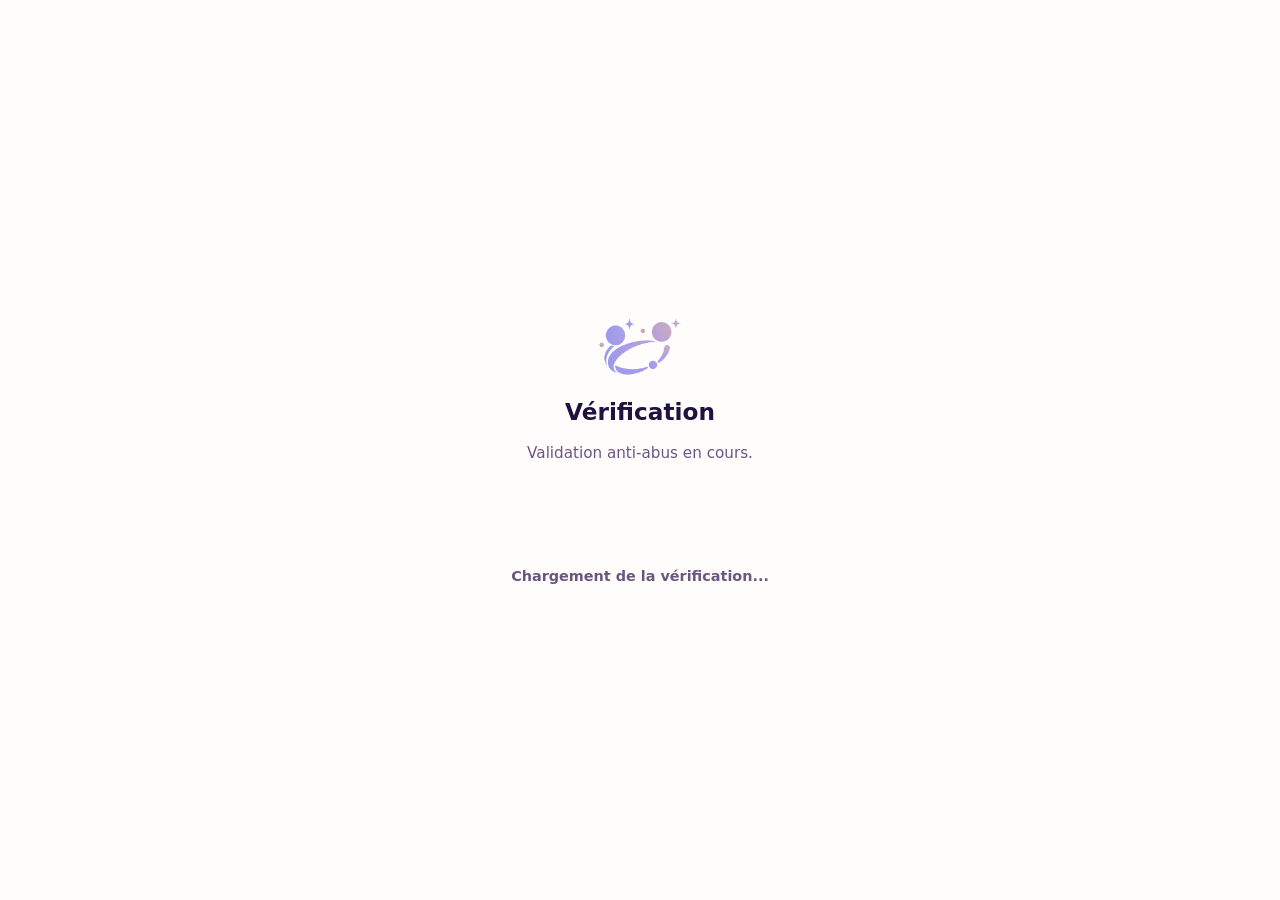
<file: turnstile.html>
<!doctype html>
<html lang="fr">
<head>
  <meta charset="utf-8">
  <meta name="viewport" content="width=device-width, initial-scale=1">
  <meta name="robots" content="noindex, nofollow, noarchive">
  <title>Murmely</title>
  <style>
    :root {
      color-scheme: light;
      --background: #fffdfc;
      --surface: #f6f0ff;
      --ink: #21113f;
      --muted: #6b5680;
      --accent: #7c5ce6;
      --danger: #a23b54;
      --line: #eadff4;
      --white: #ffffff;
    }

    * {
      box-sizing: border-box;
    }

    body {
      min-height: 100vh;
      margin: 0;
      display: grid;
      place-items: center;
      padding: 24px;
      background: var(--background);
      color: var(--ink);
      font-family: Inter, ui-sans-serif, system-ui, -apple-system, BlinkMacSystemFont, "Segoe UI", sans-serif;
      line-height: 1.5;
    }

    main {
      width: min(100%, 380px);
      display: grid;
      justify-items: center;
      gap: 16px;
      text-align: center;
    }

    h1 {
      margin: 0;
      font-size: 1.45rem;
      line-height: 1.2;
    }

    p {
      margin: 0;
      color: var(--muted);
      font-size: 0.95rem;
    }

    .turnstile-box {
      min-height: 70px;
      display: grid;
      place-items: center;
    }

    .status {
      min-height: 24px;
      font-size: 0.9rem;
      font-weight: 700;
    }

    .status.error {
      color: var(--danger);
    }

    .status.success {
      color: var(--accent);
    }
  </style>
  <script src="https://challenges.cloudflare.com/turnstile/v0/api.js?render=explicit" async defer></script>
  <link rel="icon" type="image/png" href="assets/murmely-logo.png?v=1">
</head>
<body>
  <main>
    <img src="assets/murmely-logo.png" width="96" height="72" alt="Murmely">
    <h1>Vérification</h1>
    <p>Validation anti-abus en cours.</p>
    <div id="turnstile-widget" class="turnstile-box"></div>
    <p id="status" class="status" role="status">Chargement de la vérification...</p>
  </main>

  <script>
    const TURNSTILE_SITE_KEY = "0x4AAAAAAD_JSZeap5imUXJy";
    const PLACEHOLDER_SITE_KEY = "REPLACE_WITH_CLOUDFLARE_TURNSTILE_SITE_KEY";
    const APP_CALLBACK_URL = "murmely://turnstile";
    const params = new URLSearchParams(window.location.search);
    const siteKey = params.get("sitekey") || TURNSTILE_SITE_KEY;
    const statusElement = document.getElementById("status");

    function setStatus(message, type) {
      statusElement.textContent = message;
      statusElement.className = `status ${type || ""}`.trim();
    }

    function notifyApp(type, payload) {
      const message = {
        source: "murmely-turnstile",
        type,
        payload: payload || {}
      };
      const serializedMessage = JSON.stringify(message);

      if (window.chrome?.webview?.postMessage) {
        window.chrome.webview.postMessage(serializedMessage);
      }

      if (window.webkit?.messageHandlers?.murmelyTurnstile?.postMessage) {
        window.webkit.messageHandlers.murmelyTurnstile.postMessage(message);
      }

      if (window.ReactNativeWebView?.postMessage) {
        window.ReactNativeWebView.postMessage(serializedMessage);
      }

      const callbackUrl = new URL(APP_CALLBACK_URL);
      callbackUrl.searchParams.set("type", type);
      Object.entries(payload || {}).forEach(([key, value]) => {
        callbackUrl.searchParams.set(key, value);
      });
      window.location.href = callbackUrl.toString();
    }

    function onTurnstileSuccess(token) {
      setStatus("Vérification terminée.", "success");
      notifyApp("success", { token });
    }

    function onTurnstileError(errorCode) {
      setStatus("Vérification impossible. Réessaie dans quelques instants.", "error");
      notifyApp("error", { code: errorCode || "unknown" });
    }

    function onTurnstileExpired() {
      setStatus("Vérification expirée. Recharge la page pour recommencer.", "error");
      notifyApp("expired", {});
    }

    function renderTurnstile() {
      if (!siteKey || siteKey === PLACEHOLDER_SITE_KEY) {
        setStatus("Configuration Turnstile manquante.", "error");
        notifyApp("configuration_error", { code: "missing_sitekey" });
        return;
      }

      if (!window.turnstile) {
        window.setTimeout(renderTurnstile, 100);
        return;
      }

      window.turnstile.render("#turnstile-widget", {
        sitekey: siteKey,
        callback: onTurnstileSuccess,
        "error-callback": onTurnstileError,
        "expired-callback": onTurnstileExpired
      });
      setStatus("Complète la vérification pour continuer.");
    }

    renderTurnstile();
  </script>
</body>
</html>
</file>
<file: assets/site-header.css>
.site-header {
  background: #fffdfc;
  border-bottom: 1px solid #eadff4;
  color: #21113f;
  letter-spacing: 0;
}

.site-header-inner {
  width: min(1180px, calc(100% - 40px));
  margin: 0 auto;
  padding: 20px 0 14px;
  display: grid;
  grid-template-columns: auto minmax(0, 1fr);
  align-items: center;
  gap: 14px 28px;
}

.site-brand {
  display: inline-flex;
  align-items: center;
  gap: 10px;
  color: #21113f;
  font-size: 1.8rem;
  font-weight: 800;
  line-height: 1.2;
  text-decoration: none;
}

.site-brand img {
  width: 72px;
  height: 54px;
  object-fit: contain;
  flex: none;
}

.site-primary-nav,
.site-secondary-nav {
  display: flex;
  flex-wrap: wrap;
  justify-content: flex-end;
  align-items: center;
  gap: 8px;
}

.site-header nav a {
  display: inline-flex;
  align-items: center;
  justify-content: center;
  min-height: 44px;
  padding: 9px 12px;
  border-radius: 8px;
  color: #6040bf;
  font-weight: 700;
  line-height: 1.4;
  text-align: center;
  text-decoration: none;
  overflow-wrap: normal;
  word-break: normal;
  hyphens: none;
}

.site-header nav a:hover {
  background: #f0eafa;
  color: #45238f;
}

.site-header a:focus-visible {
  outline: 3px solid #7c5ce6;
  outline-offset: 3px;
}

.site-header nav a[aria-current] {
  background: #ede5fa;
  color: #45238f;
  text-decoration: underline;
  text-underline-offset: 5px;
}

.site-header nav .site-alpha-link {
  background: #7652d5;
  color: #ffffff;
}

.site-header nav .site-alpha-link:hover {
  background: #6040bf;
}

.site-secondary-nav {
  grid-column: 1 / -1;
  padding-top: 10px;
  border-top: 1px solid #eadff4;
}

.site-header .site-secondary-nav a {
  font-size: 0.9375rem;
}

.site-header + .page {
  padding-top: 28px;
}

.presentation .hero {
  padding: 44px 0 24px;
  text-align: left;
}

.presentation .hero-inner {
  max-width: none;
}

.presentation .hero h1 {
  margin: 0;
  font-size: 3.25rem;
  line-height: 1.15;
  letter-spacing: 0;
}

.presentation .hero h1 span {
  color: #6040bf;
}

.presentation .tagline {
  max-width: none;
  margin: 22px 0 0;
  color: #6b5680;
  font-size: 1.1875rem;
}

@media (max-width: 1000px) {
  .site-header-inner {
    grid-template-columns: 1fr;
    justify-items: center;
    gap: 14px;
  }

  .site-primary-nav,
  .site-secondary-nav {
    width: 100%;
    justify-content: center;
  }
}

@media (max-width: 560px) {
  .site-header-inner {
    width: calc(100% - 24px);
    padding-top: 14px;
  }

  .site-primary-nav {
    display: grid;
    grid-template-columns: repeat(2, minmax(0, 1fr));
    align-items: stretch;
  }

  .site-header nav a {
    padding: 10px 8px;
  }

  .site-primary-nav a:not(.site-alpha-link) {
    background: #f6f0ff;
  }

  .site-header nav a[aria-current] {
    background: #ede5fa;
  }

  .site-secondary-nav {
    gap: 0 8px;
  }

  .presentation .hero {
    padding: 20px 0 12px;
  }

  .presentation .hero h1 {
    font-size: 2rem;
  }

  .presentation .tagline {
    font-size: 1.125rem;
  }
}
</file>
